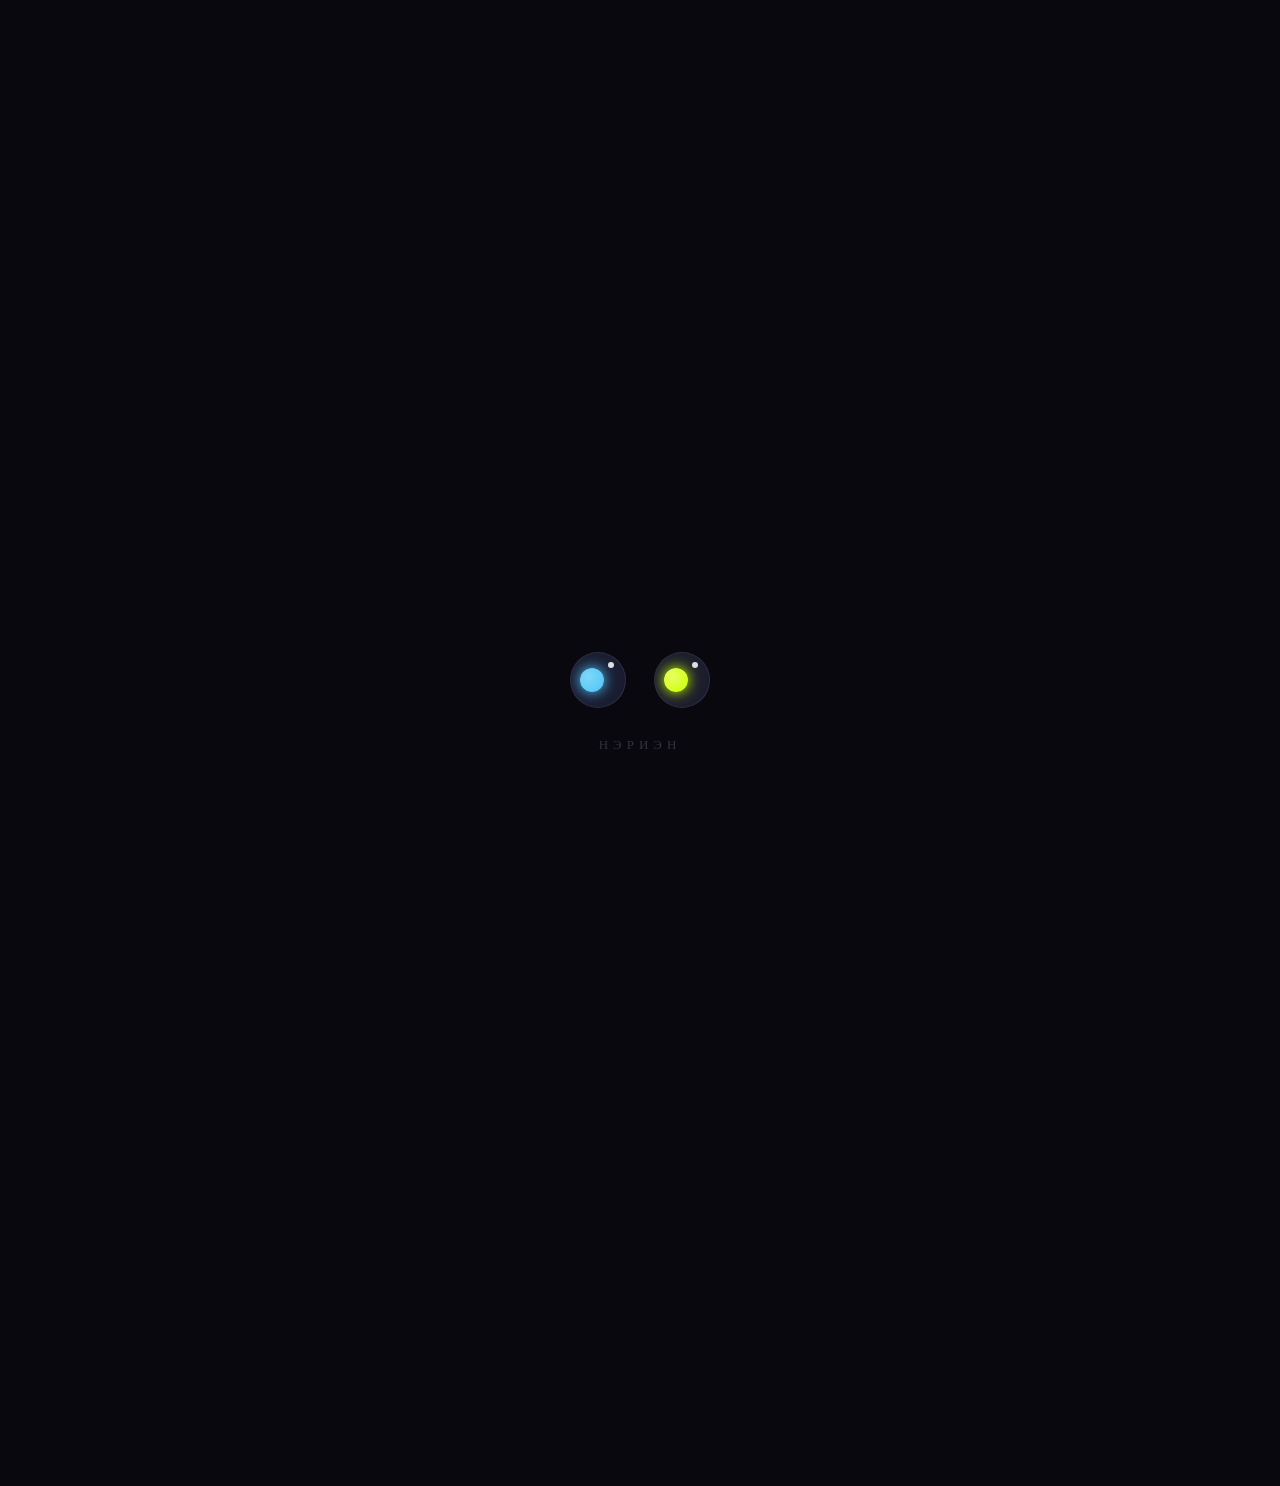
<file: docs/games.html>
<!DOCTYPE html>
<html lang="ru">
<head>
  <meta charset="UTF-8">
  <meta name="viewport" content="width=device-width, initial-scale=1.0">
  <title>Игры — Нэриэн</title>
  <link rel="stylesheet" href="style.css">
  <link rel="stylesheet" href="games.css">
</head>
<body>

<!-- Мобильное меню -->
<div class="mobile-overlay" id="mobile-overlay"></div>
<div class="mobile-menu" id="mobile-menu">
  <a href="index.html">Главная</a>
  <a href="schedule.html">Расписание</a>
  <a href="games.html">Игры</a>
  <a href="lore.html">???</a>
  <a href="support.html">Поддержать</a>
  <div class="mobile-live"><span class="live-dot"></span>Offline</div>
</div>

<div class="bg-layer">
  <div class="bg-grid"></div>
  <div class="bg-orb1"></div>
  <div class="bg-orb2"></div>
</div>

<nav>
  <div class="logo"><a href="index.html">Нэриэн <span>// Nerien</span></a></div>
  <div class="nav-links">
    <a href="index.html">Главная</a>
    <a href="schedule.html">Расписание</a>
    <a href="games.html" class="active">Игры</a>
    <a href="lore.html">???</a>
    <a href="support.html">Поддержать</a>
  </div>
  <div class="nav-right">
    <div class="nav-live"><span class="live-dot"></span>Offline</div>
    <a class="discord-link" href="https://discord.gg/pg3RjyVv" target="_blank" title="Discord">dc</a>
    <button class="burger" id="burger" aria-label="Меню"><span></span><span></span><span></span></button>
    <button class="theme-toggle" id="theme-toggle" title="Сменить тему">
      <div class="toggle-icons"><span>🌙</span><span>☀️</span></div>
    </button>
  </div>
</nav>

<main class="page-main">
  <div class="page-header">
    <div class="hero-eyebrow">Нэриэн</div>
    <h1 class="page-title">И<span class="accent">гры</span></h1>
    <p class="page-sub">Во что играл, играю и ещё собираюсь.</p>
  </div>

  <div class="games-sections" id="games-sections">
    <!-- Генерируется из JS -->
  </div>
</main>

<footer>
  <div class="f-copy">© 2026 Nerien</div>
  <div class="f-sig">✦ DROW VTUBER ✦</div>
</footer>

<script src="script.js"></script>
<script src="games.js"></script>
</body>
</html>
</file>
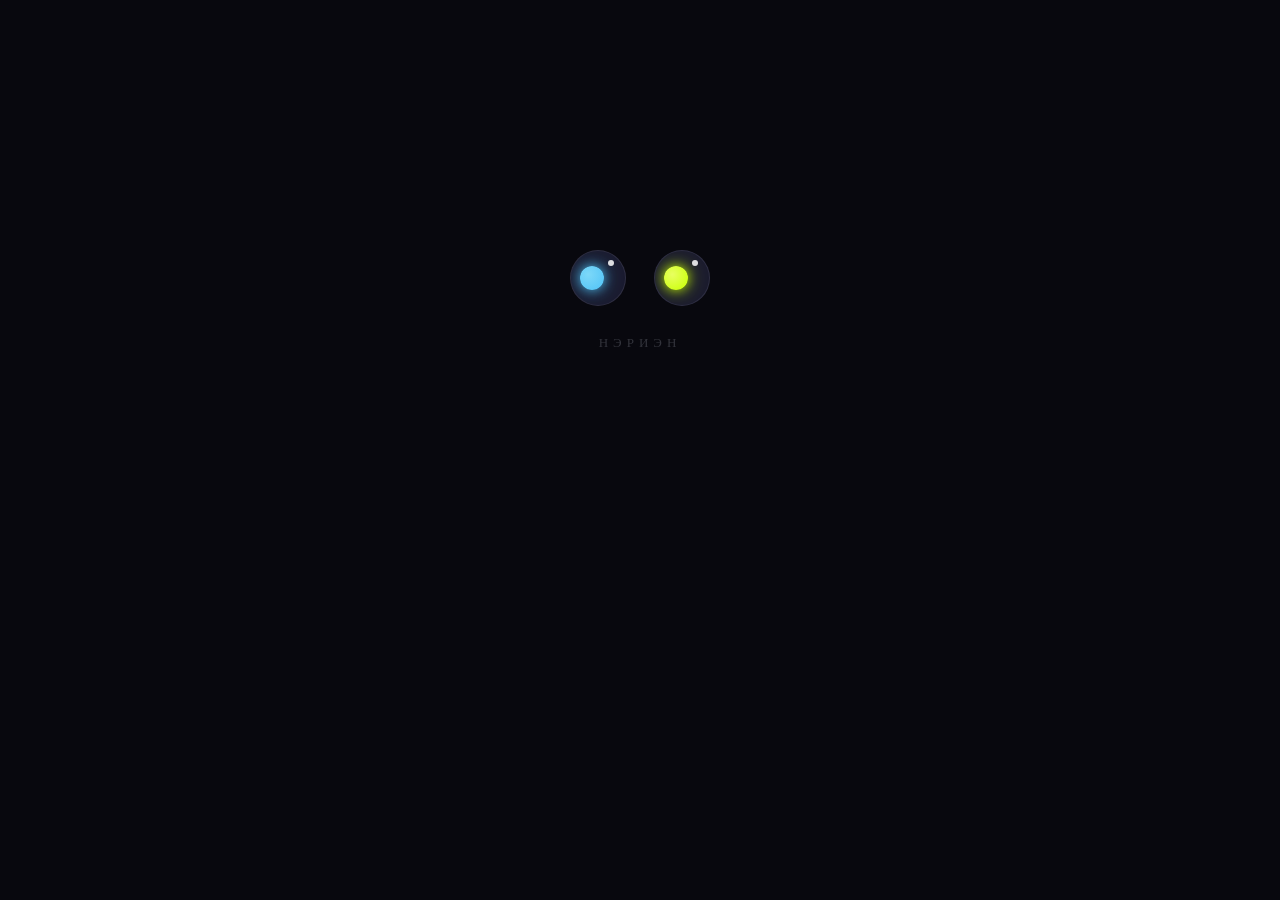
<file: docs/schedule.html>
<!DOCTYPE html>
<html lang="ru">
<head>
  <meta charset="UTF-8">
  <meta name="viewport" content="width=device-width, initial-scale=1.0">
  <title>Расписание — Нэриэн</title>
  <link rel="stylesheet" href="style.css">
  <link rel="stylesheet" href="schedule.css">
</head>
<body>

<!-- Мобильное меню -->
<div class="mobile-overlay" id="mobile-overlay"></div>
<div class="mobile-menu" id="mobile-menu">
  <a href="index.html">Главная</a>
  <a href="schedule.html">Расписание</a>
  <a href="games.html">Игры</a>
  <a href="lore.html">???</a>
  <a href="support.html">Поддержать</a>
  <div class="mobile-live"><span class="live-dot"></span>Offline</div>
</div>

<div class="bg-layer">
  <div class="bg-grid"></div>
  <div class="bg-orb1"></div>
  <div class="bg-orb2"></div>
</div>

<nav>
  <div class="logo"><a href="index.html">Нэриэн <span>// Nerien</span></a></div>
  <div class="nav-links">
    <a href="index.html">Главная</a>
    <a href="schedule.html" class="active">Расписание</a>
    <a href="games.html">Игры</a>
    <a href="lore.html">???</a>
    <a href="support.html">Поддержать</a>
  </div>
  <div class="nav-right">
    <div class="nav-live"><span class="live-dot"></span>Offline</div>
    <a class="discord-link" href="https://discord.gg/pg3RjyVv" target="_blank" title="Discord">dc</a>
    <button class="burger" id="burger" aria-label="Меню"><span></span><span></span><span></span></button>
    <button class="theme-toggle" id="theme-toggle" title="Сменить тему">
      <div class="toggle-icons"><span>🌙</span><span>☀️</span></div>
    </button>
  </div>
</nav>

<main class="page-main">
  <div class="page-header">
    <div class="hero-eyebrow">Нэриэн</div>
    <h1 class="page-title">Рас<span class="accent">писание</span></h1>
    <p class="page-sub">Стримы появляются когда захочется — но вот примерный ориентир.<br>Следи за анонсами в <a href="https://twitch.tv/fft_lumi" target="_blank" class="inline-link">Twitch</a>.</p>
  </div>

  <div class="schedule-wrap">
    <div class="schedule-grid" id="schedule-grid">
      <!-- Генерируется из JS — редактируй SCHEDULE в script.js -->
    </div>

    <div class="schedule-note">
      <span class="note-icon">✦</span>
      <span id="schedule-note-text"></span>
    </div>
  </div>
</main>

<footer>
  <div class="f-copy">© 2026 Nerien</div>
  <div class="f-sig">✦ DROW VTUBER ✦</div>
</footer>

<script src="script.js"></script>
<script src="schedule.js"></script>
</body>
</html>
</file>
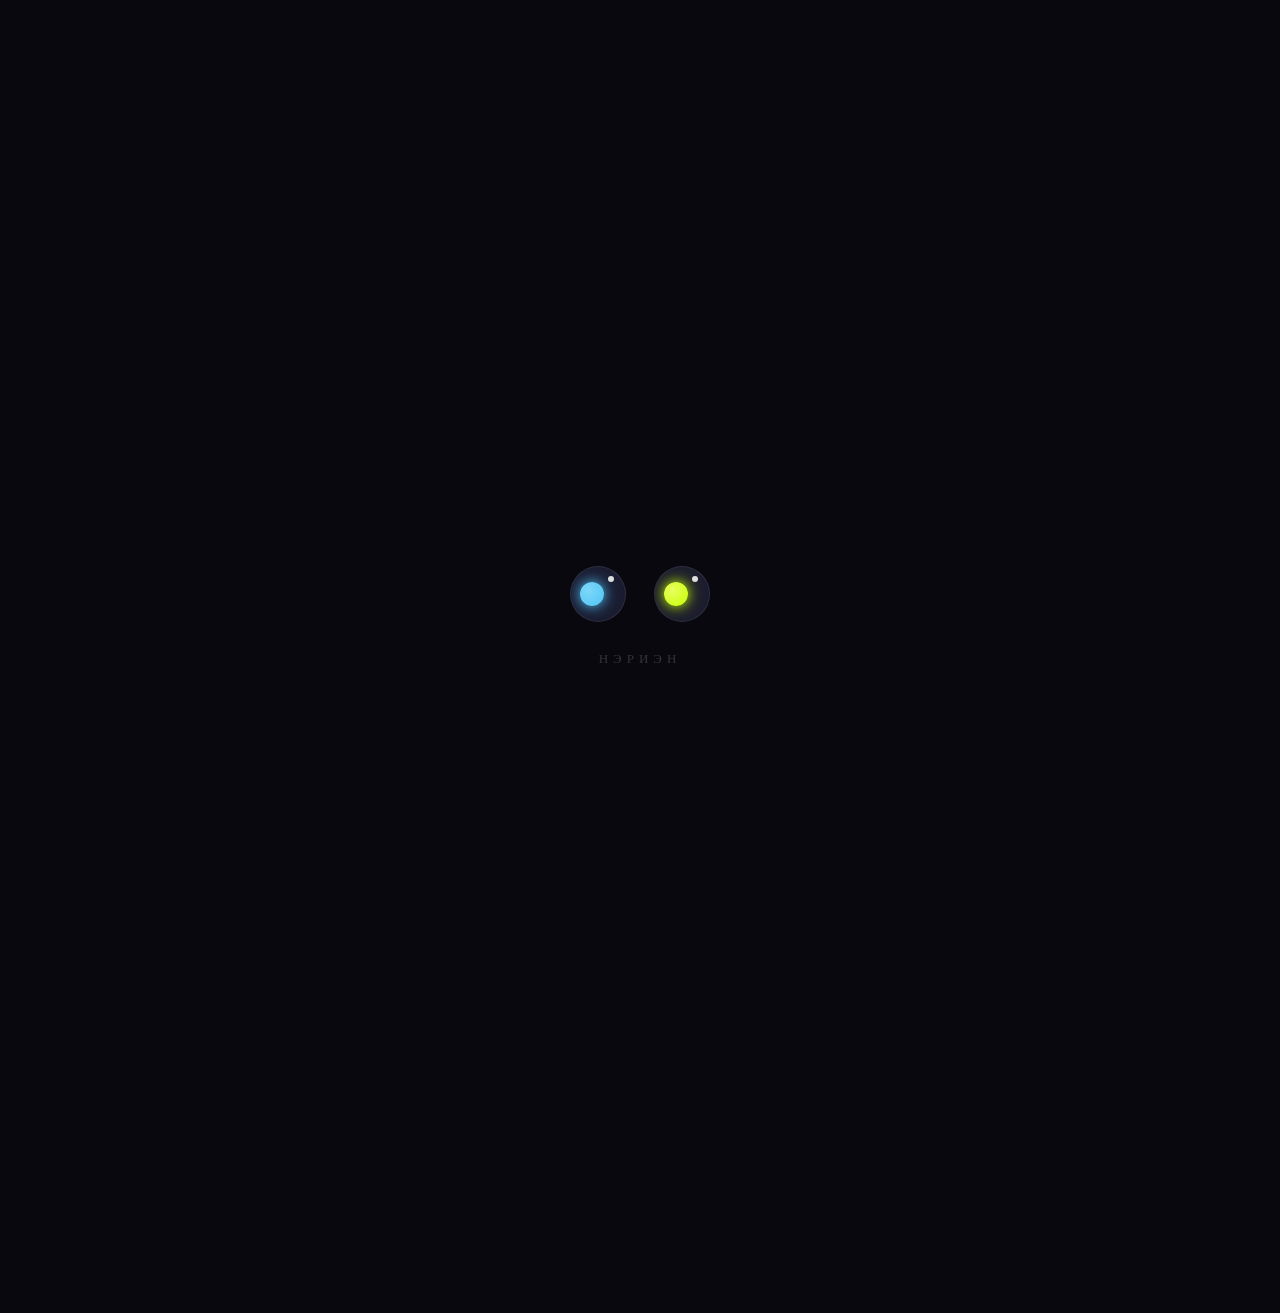
<file: docs/support.html>
<!DOCTYPE html>
<html lang="ru">
<head>
  <meta charset="UTF-8">
  <meta name="viewport" content="width=device-width, initial-scale=1.0">
  <title>Поддержать — Нэриэн</title>
  <link rel="stylesheet" href="style.css">
  <link rel="stylesheet" href="support.css">
</head>
<body>

<!-- Мобильное меню -->
<div class="mobile-overlay" id="mobile-overlay"></div>
<div class="mobile-menu" id="mobile-menu">
  <a href="index.html">Главная</a>
  <a href="schedule.html">Расписание</a>
  <a href="games.html">Игры</a>
  <a href="lore.html">???</a>
  <a href="support.html">Поддержать</a>
  <div class="mobile-live"><span class="live-dot"></span>Offline</div>
</div>

<div class="bg-layer">
  <div class="bg-grid"></div>
  <div class="bg-orb1"></div>
  <div class="bg-orb2"></div>
</div>

<nav>
  <div class="logo"><a href="index.html">Нэриэн <span>// Nerian</span></a></div>
  <div class="nav-links">
    <a href="index.html">Главная</a>
    <a href="schedule.html">Расписание</a>
    <a href="games.html">Игры</a>
    <a href="lore.html">???</a>
    <a href="support.html" class="active">Поддержать</a>
  </div>
  <div class="nav-right">
    <div class="nav-live"><span class="live-dot"></span>Offline</div>
    <a class="discord-link" href="https://discord.gg/pg3RjyVv" target="_blank" title="Discord">dc</a>
    <button class="burger" id="burger" aria-label="Меню"><span></span><span></span><span></span></button>
    <button class="theme-toggle" id="theme-toggle" title="Сменить тему">
      <div class="toggle-icons"><span>🌙</span><span>☀️</span></div>
    </button>
  </div>
</nav>

<main class="page-main">

  <div class="support-layout">

    <div class="support-left">
      <div class="hero-eyebrow">Нэриэн</div>
      <h1 class="page-title">Под<span class="accent">держать</span></h1>
      <p class="support-desc">
        Стримы делаются ради удовольствия — твоего и моего.<br>
        Если хочется сказать спасибо — это всегда приятно и совсем не обязательно.
      </p>
      <p class="support-desc muted">
        Каждый донат и просто присутствие на стриме — уже поддержка. ✦
      </p>

      <!-- Donation Alerts -->
      <div class="support-card primary">
        <div class="card-icon da-icon">◈</div>
        <div class="card-body">
          <div class="card-title">Donation Alerts</div>
          <div class="card-desc">Разовый донат напрямую во время стрима или в любое время.</div>
          <!-- 👇 ЗАМЕНИ ссылку на свою -->
          <a class="card-btn" href="https://www.donationalerts.com/r/essenwald" target="_blank">
            Задонатить ✦
          </a>
        </div>
      </div>

      <!-- DaLink — донат вне стримов -->
      <div class="support-card secondary">
        <div class="card-icon dalink-icon">✦</div>
        <div class="card-body">
          <div class="card-title">DaLink — вне стримов</div>
          <div class="card-desc">Хочешь поддержать когда стрима нет — вот ссылка.</div>
          <a class="card-btn dalink-btn" href="https://dalink.to/essenwald" target="_blank">
            Задонатить
          </a>
        </div>
      </div>

      <!-- Фоллов на Twitch -->
      <div class="support-card secondary">
        <div class="card-icon twitch-icon">▶</div>
        <div class="card-body">
          <div class="card-title">Фоллов на Twitch</div>
          <div class="card-desc">Бесплатно и очень приятно. Нажми Follow — и будешь знать когда я в эфире.</div>
          <!-- 👇 ЗАМЕНИ ссылку на свою -->
          <a class="card-btn secondary-btn" href="https://twitch.tv/fft_lumi" target="_blank">
            Зафолловить
          </a>
        </div>
      </div>

      <!-- Steam вишлист -->
      <div class="support-card secondary">
        <div class="card-icon steam-icon">◉</div>
        <div class="card-body">
          <div class="card-title">Steam — вишлист</div>
          <div class="card-desc">Хочешь подарить игру? Вот мой вишлист — буду стримить с удовольствием.</div>
          <!-- 👇 ЗАМЕНИ ссылку на свой вишлист в Steam -->
          <a class="card-btn steam-btn" href="https://store.steampowered.com/wishlist/id/ВАШ_НИК" target="_blank">
            Открыть вишлист
          </a>
        </div>
      </div>

      <div class="support-note">
        <span class="note-icon">☽</span>
        Донаты идут на развитие стрима — оборудование, оверлеи, новые игры.<br>
        Чарджбэки расстраивают. Донать только если уверен.
      </div>
    </div>

    <div class="support-right">
      <div class="ways-label">Другие способы поддержать</div>

      <div class="ways-list">
        <div class="way-item">
          <div class="way-icon">♪</div>
          <div class="way-body">
            <div class="way-title">Поделись клипом</div>
            <div class="way-desc">Если было смешно или интересно — скинь кому-нибудь.</div>
          </div>
        </div>
        <div class="way-item">
          <div class="way-icon">✦</div>
          <div class="way-body">
            <div class="way-title">Просто приходи</div>
            <div class="way-desc">Активный чат и живые зрители — лучшая поддержка.</div>
          </div>
        </div>
        <div class="way-item">
          <div class="way-icon">◎</div>
          <div class="way-body">
            <div class="way-title">Фан-арт</div>
            <div class="way-desc">Нарисовал что-то — кидай в дискорд или тэгай в соцсетях.</div>
          </div>
        </div>
        <div class="way-item">
          <div class="way-icon">★</div>
          <div class="way-body">
            <div class="way-title">Расскажи другу</div>
            <div class="way-desc">Сарафанное радио работает лучше любой рекламы.</div>
          </div>
        </div>
      </div>

      <div class="socials-block">
        <div class="socials-label">Соцсети</div>
        <div class="socials-row">
          <!-- 👇 ЗАМЕНИ ссылки -->
          <a class="social-pill" href="https://t.me/essenWald27" target="_blank">Telegram</a>
          <a class="social-pill discord-pill" href="https://discord.gg/pg3RjyVv" target="_blank">Discord</a>
          <a class="social-pill" href="https://twitch.tv/fft_lumi" target="_blank">Twitch</a>
          <a class="social-pill" href="https://tiktok.com/@essenwald27" target="_blank">TikTok</a>
          <a class="social-pill" href="https://youtube.com/@essenwaldwaethdeltar" target="_blank">YouTube</a>
        </div>
      </div>
    </div>

  </div>
</main>

<footer>
  <div class="f-copy">© 2026 Nerian</div>
  <div class="f-sig">✦ DROW VTUBER ✦</div>
</footer>

<script src="script.js"></script>
</body>
</html>
</file>
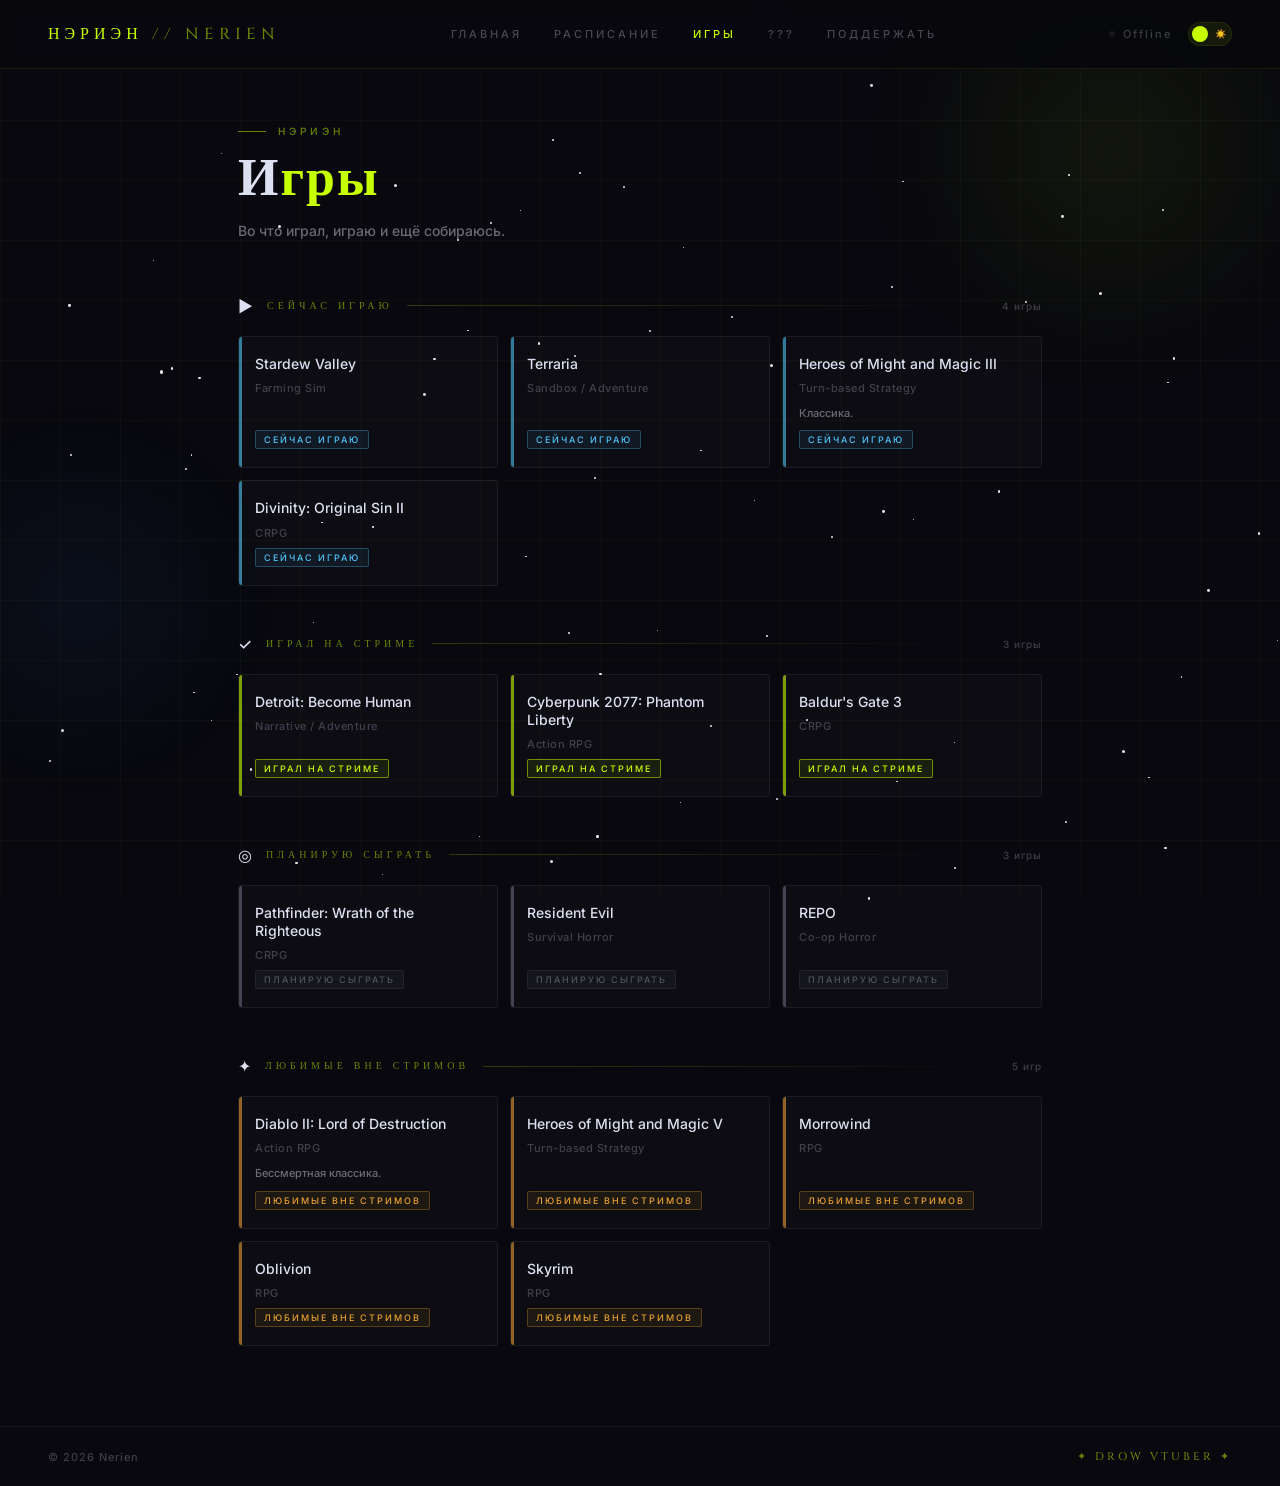
<file: HTML/games.html>
<!DOCTYPE html>
<html lang="ru">
<head>
  <meta charset="UTF-8">
  <meta name="viewport" content="width=device-width, initial-scale=1.0">
  <title>Игры — Нэриэн</title>
  <link rel="stylesheet" href="../CSS/style.css">
  <link rel="stylesheet" href="../CSS/games.css">
</head>
<body>

<div class="bg-layer">
  <div class="bg-grid"></div>
  <div class="bg-orb1"></div>
  <div class="bg-orb2"></div>
</div>

<nav>
  <div class="logo"><a href="index.html">Нэриэн <span>// Nerien</span></a></div>
  <div class="nav-links">
    <a href="index.html">Главная</a>
    <a href="schedule.html">Расписание</a>
    <a href="games.html" class="active">Игры</a>
    <a href="lore.html">???</a>
    <a href="support.html">Поддержать</a>
  </div>
  <div class="nav-right">
    <div class="nav-live"><span class="live-dot"></span>Offline</div>
    <button class="theme-toggle" id="theme-toggle" title="Сменить тему">
      <div class="toggle-icons"><span>🌙</span><span>☀️</span></div>
    </button>
  </div>
</nav>

<main class="page-main">
  <div class="page-header">
    <div class="hero-eyebrow">Нэриэн</div>
    <h1 class="page-title">И<span class="accent">гры</span></h1>
    <p class="page-sub">Во что играл, играю и ещё собираюсь.</p>
  </div>

  <div class="games-sections" id="games-sections">
    <!-- Генерируется из JS -->
  </div>
</main>

<footer>
  <div class="f-copy">© 2026 Nerien</div>
  <div class="f-sig">✦ DROW VTUBER ✦</div>
</footer>

<script src="../JS/script.js"></script>
<script src="../JS/games.js"></script>
</body>
</html>
</file>
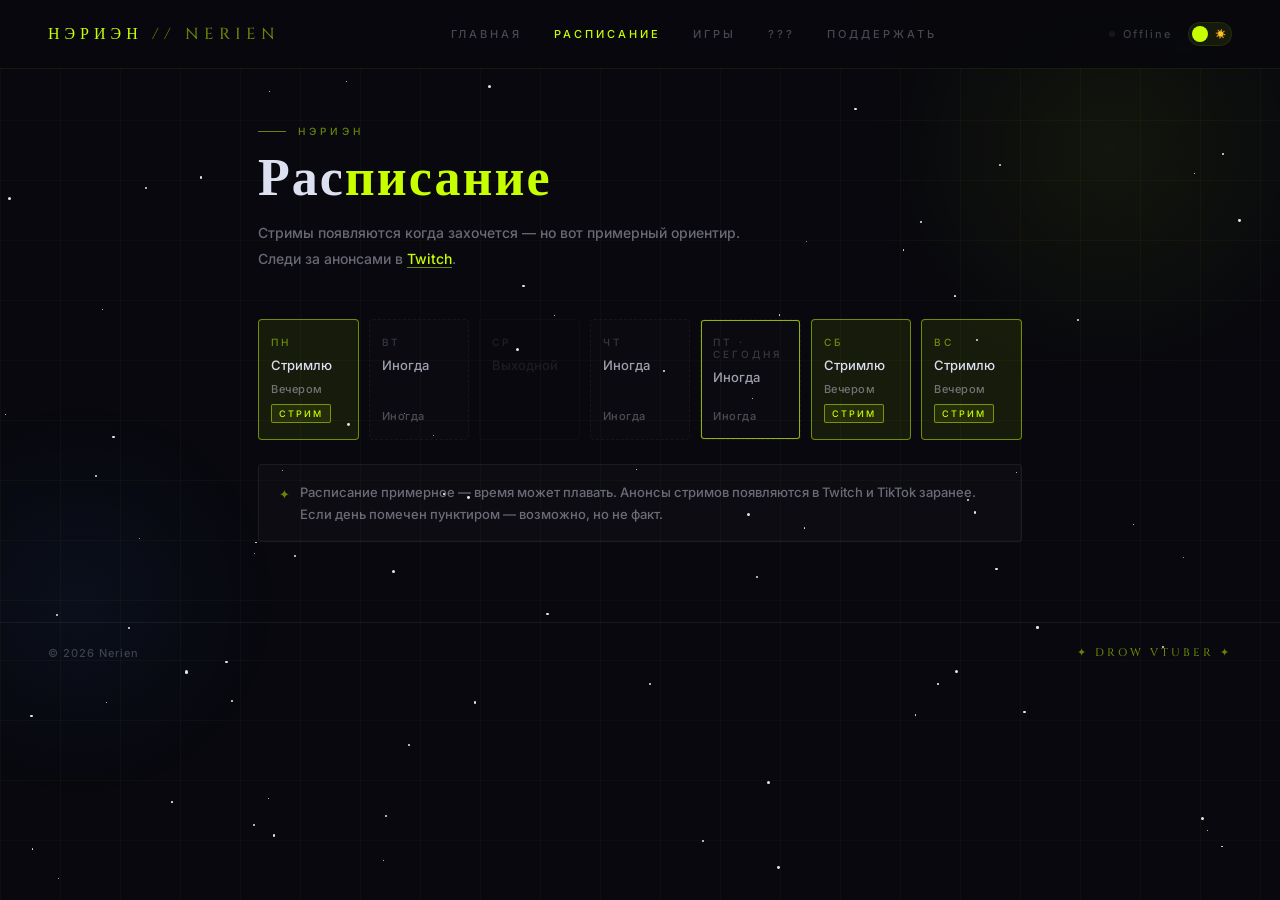
<file: HTML/schedule.html>
<!DOCTYPE html>
<html lang="ru">
<head>
  <meta charset="UTF-8">
  <meta name="viewport" content="width=device-width, initial-scale=1.0">
  <title>Расписание — Нэриэн</title>
  <link rel="stylesheet" href="../CSS/style.css">
  <link rel="stylesheet" href="../CSS/schedule.css">
</head>
<body>

<div class="bg-layer">
  <div class="bg-grid"></div>
  <div class="bg-orb1"></div>
  <div class="bg-orb2"></div>
</div>

<nav>
  <div class="logo"><a href="index.html">Нэриэн <span>// Nerien</span></a></div>
  <div class="nav-links">
    <a href="index.html">Главная</a>
    <a href="schedule.html" class="active">Расписание</a>
    <a href="games.html">Игры</a>
    <a href="lore.html">???</a>
    <a href="support.html">Поддержать</a>
  </div>
  <div class="nav-right">
    <div class="nav-live"><span class="live-dot"></span>Offline</div>
    <button class="theme-toggle" id="theme-toggle" title="Сменить тему">
      <div class="toggle-icons"><span>🌙</span><span>☀️</span></div>
    </button>
  </div>
</nav>

<main class="page-main">
  <div class="page-header">
    <div class="hero-eyebrow">Нэриэн</div>
    <h1 class="page-title">Рас<span class="accent">писание</span></h1>
    <p class="page-sub">Стримы появляются когда захочется — но вот примерный ориентир.<br>Следи за анонсами в <a href="https://twitch.tv/fft_lumi" target="_blank" class="inline-link">Twitch</a>.</p>
  </div>

  <div class="schedule-wrap">
    <div class="schedule-grid" id="schedule-grid">
      <!-- Генерируется из JS — редактируй SCHEDULE в script.js -->
    </div>

    <div class="schedule-note">
      <span class="note-icon">✦</span>
      <span id="schedule-note-text"></span>
    </div>
  </div>
</main>

<footer>
  <div class="f-copy">© 2026 Nerien</div>
  <div class="f-sig">✦ DROW VTUBER ✦</div>
</footer>

<script src="../JS/script.js"></script>
<script src="../JS/schedule.js"></script>
</body>
</html>
</file>
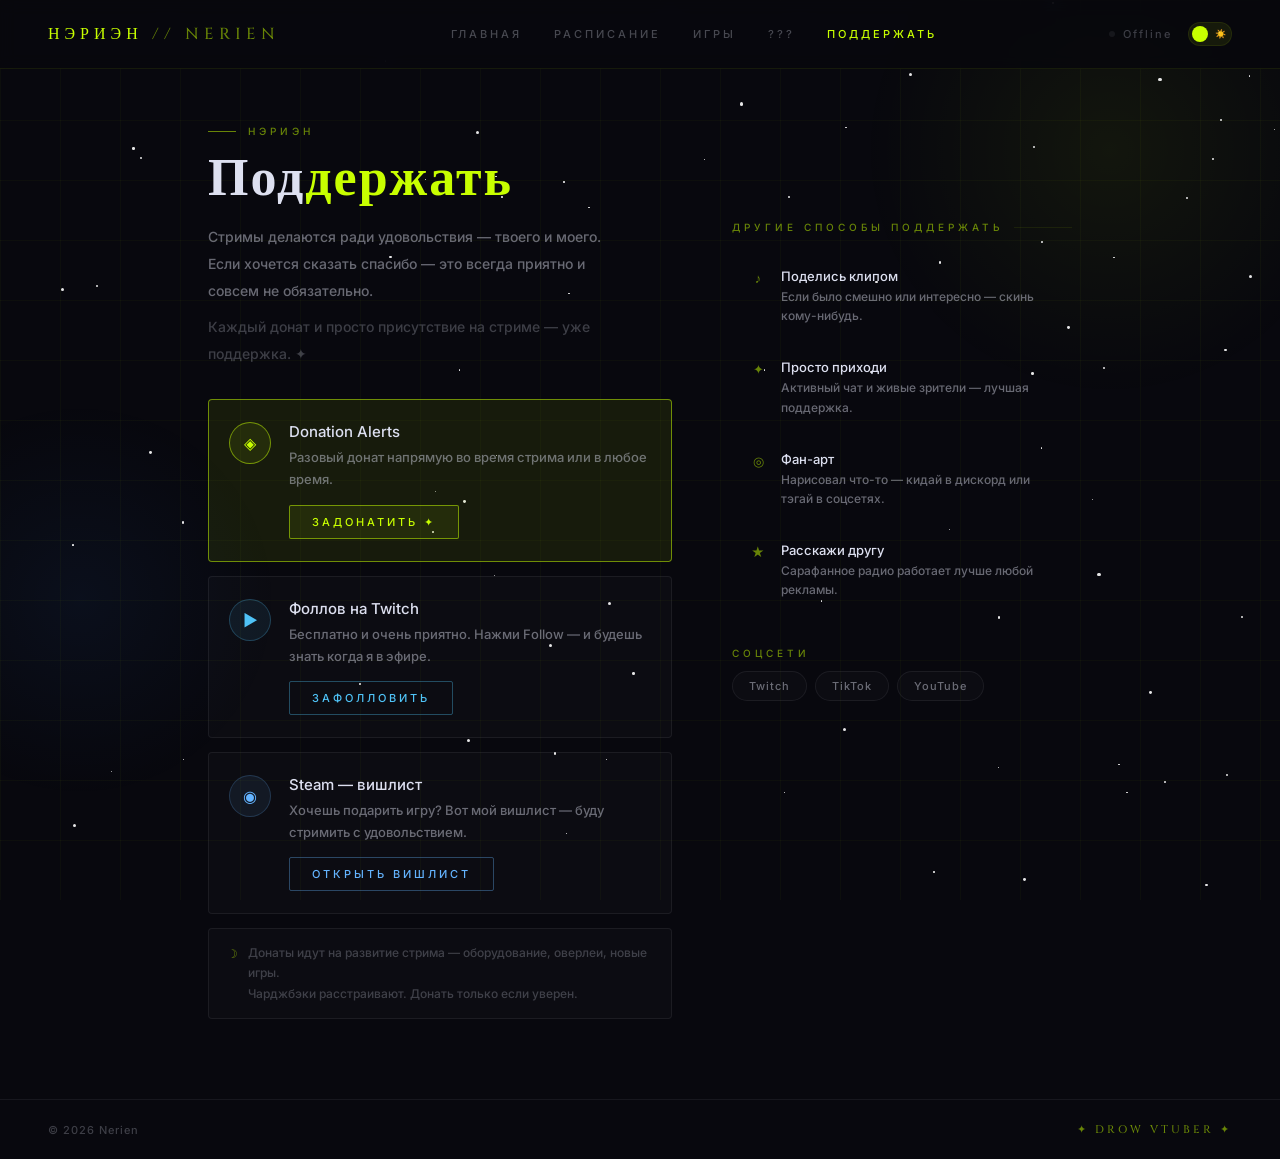
<file: HTML/support.html>
<!DOCTYPE html>
<html lang="ru">
<head>
  <meta charset="UTF-8">
  <meta name="viewport" content="width=device-width, initial-scale=1.0">
  <title>Поддержать — Нэриэн</title>
  <link rel="stylesheet" href="../CSS/style.css">
  <link rel="stylesheet" href="../CSS/support.css">
</head>
<body>

<div class="bg-layer">
  <div class="bg-grid"></div>
  <div class="bg-orb1"></div>
  <div class="bg-orb2"></div>
</div>

<nav>
  <div class="logo"><a href="index.html">Нэриэн <span>// Nerien</span></a></div>
  <div class="nav-links">
    <a href="index.html">Главная</a>
    <a href="schedule.html">Расписание</a>
    <a href="games.html">Игры</a>
    <a href="lore.html">???</a>
    <a href="support.html" class="active">Поддержать</a>
  </div>
  <div class="nav-right">
    <div class="nav-live"><span class="live-dot"></span>Offline</div>
    <button class="theme-toggle" id="theme-toggle" title="Сменить тему">
      <div class="toggle-icons"><span>🌙</span><span>☀️</span></div>
    </button>
  </div>
</nav>

<main class="page-main">

  <div class="support-layout">

    <div class="support-left">
      <div class="hero-eyebrow">Нэриэн</div>
      <h1 class="page-title">Под<span class="accent">держать</span></h1>
      <p class="support-desc">
        Стримы делаются ради удовольствия — твоего и моего.<br>
        Если хочется сказать спасибо — это всегда приятно и совсем не обязательно.
      </p>
      <p class="support-desc muted">
        Каждый донат и просто присутствие на стриме — уже поддержка. ✦
      </p>

      <!-- Donation Alerts -->
      <div class="support-card primary">
        <div class="card-icon da-icon">◈</div>
        <div class="card-body">
          <div class="card-title">Donation Alerts</div>
          <div class="card-desc">Разовый донат напрямую во время стрима или в любое время.</div>
          <!-- 👇 ЗАМЕНИ ссылку на свою -->
          <a class="card-btn" href="https://www.donationalerts.com/r/essenwald" target="_blank">
            Задонатить ✦
          </a>
        </div>
      </div>

      <!-- Фоллов на Twitch -->
      <div class="support-card secondary">
        <div class="card-icon twitch-icon">▶</div>
        <div class="card-body">
          <div class="card-title">Фоллов на Twitch</div>
          <div class="card-desc">Бесплатно и очень приятно. Нажми Follow — и будешь знать когда я в эфире.</div>
          <!-- 👇 ЗАМЕНИ ссылку на свою -->
          <a class="card-btn secondary-btn" href="https://twitch.tv/fft_lumi" target="_blank">
            Зафолловить
          </a>
        </div>
      </div>

      <!-- Steam вишлист -->
      <div class="support-card secondary">
        <div class="card-icon steam-icon">◉</div>
        <div class="card-body">
          <div class="card-title">Steam — вишлист</div>
          <div class="card-desc">Хочешь подарить игру? Вот мой вишлист — буду стримить с удовольствием.</div>
          <!-- 👇 ЗАМЕНИ ссылку на свой вишлист в Steam -->
          <a class="card-btn steam-btn" href="https://store.steampowered.com/wishlist/profiles/76561199724620114/" target="_blank">
            Открыть вишлист
          </a>
        </div>
      </div>

      <div class="support-note">
        <span class="note-icon">☽</span>
        Донаты идут на развитие стрима — оборудование, оверлеи, новые игры.<br>
        Чарджбэки расстраивают. Донать только если уверен.
      </div>
    </div>

    <div class="support-right">
      <div class="ways-label">Другие способы поддержать</div>

      <div class="ways-list">
        <div class="way-item">
          <div class="way-icon">♪</div>
          <div class="way-body">
            <div class="way-title">Поделись клипом</div>
            <div class="way-desc">Если было смешно или интересно — скинь кому-нибудь.</div>
          </div>
        </div>
        <div class="way-item">
          <div class="way-icon">✦</div>
          <div class="way-body">
            <div class="way-title">Просто приходи</div>
            <div class="way-desc">Активный чат и живые зрители — лучшая поддержка.</div>
          </div>
        </div>
        <div class="way-item">
          <div class="way-icon">◎</div>
          <div class="way-body">
            <div class="way-title">Фан-арт</div>
            <div class="way-desc">Нарисовал что-то — кидай в дискорд или тэгай в соцсетях.</div>
          </div>
        </div>
        <div class="way-item">
          <div class="way-icon">★</div>
          <div class="way-body">
            <div class="way-title">Расскажи другу</div>
            <div class="way-desc">Сарафанное радио работает лучше любой рекламы.</div>
          </div>
        </div>
      </div>

      <div class="socials-block">
        <div class="socials-label">Соцсети</div>
        <div class="socials-row">
          <!-- 👇 ЗАМЕНИ ссылки -->
          <a class="social-pill" href="https://twitch.tv/fft_lumi" target="_blank">Twitch</a>
          <a class="social-pill" href="https://tiktok.com/@essenwald27" target="_blank">TikTok</a>
          <a class="social-pill" href="https://youtube.com/@essenwaldwaethdeltar" target="_blank">YouTube</a>
        </div>
      </div>
    </div>

  </div>
</main>

<footer>
  <div class="f-copy">© 2026 Nerien</div>
  <div class="f-sig">✦ DROW VTUBER ✦</div>
</footer>

<script src="../JS/script.js"></script>
</body>
</html>
</file>
<file: docs/style.css>
@import url('https://fonts.googleapis.com/css2?family=Cinzel:wght@400;600;700&family=Inter:wght@300;400;500&display=swap');

* {
    margin: 0;
    padding: 0;
    box-sizing: border-box;
}

body {
    font-family: 'Inter', sans-serif;
    font-weight: 500;
    overflow-x: hidden;
    transition: background .4s, color .4s;
}

html {
    overflow-x: hidden;
}

/* ===================== ТЁМНАЯ ТЕМА (по умолчанию) ===================== */
body.dark {
    background: #08080e;
    color: #dde0f0;
    --accent: #c8ff00;
    --accent-dim: rgba(200, 255, 0, 0.5);
    --accent-bg: rgba(200, 255, 0, 0.08);
    --accent-border: rgba(200, 255, 0, 0.5);
    --accent-orb: rgba(200, 255, 0, 0.06);
    --blue: rgba(100, 180, 255, 0.8);
    --blue-orb: rgba(60, 140, 255, 0.06);
    --text-primary: #dde0f0;
    --text-muted: rgba(221, 224, 240, 0.45);
    --text-faint: rgba(221, 224, 240, 0.25);
    --text-label: rgba(221, 224, 240, 0.3);
    --border: rgba(221, 224, 240, 0.07);
    --border-nav: rgba(200, 255, 0, 0.08);
    --card-bg: rgba(255, 255, 255, 0.02);
    --card-hover: rgba(255, 255, 255, 0.04);
    --surface: #08080e;
    --nav-bg: rgba(8, 8, 14, 0.85);
    --grid-color: rgba(200, 255, 0, 0.03);
    --dust-color: rgba(255, 255, 255, 0.9);
    --placeholder-border: rgba(200, 255, 0, 0.2);
    --placeholder-bg: rgba(200, 255, 0, 0.02);
    --placeholder-text: rgba(200, 255, 0, 0.3);
    --stat-track: rgba(221, 224, 240, 0.06);
    --stat1: linear-gradient(90deg, #c8ff00, #a0d000);
    --stat2: linear-gradient(90deg, #4fc3f7, #2096c8);
    --stat3: linear-gradient(90deg, #c8ff00, #4fc3f7);
    --stat4: linear-gradient(90deg, rgba(221, 224, 240, 0.3), rgba(221, 224, 240, 0.1));
    --glow: rgba(200, 255, 0, 0.12);
    --glow2: rgba(200, 255, 0, 0.25);
    --shadow: none;
}

/* ===================== СВЕТЛАЯ ТЕМА ===================== */
body.light {
    background: #f0ede6;
    color: #1a1a2e;
    --accent: #7a5c1e;
    --accent-dim: rgba(122, 92, 30, 0.55);
    --accent-bg: rgba(122, 92, 30, 0.08);
    --accent-border: rgba(122, 92, 30, 0.45);
    --accent-orb: rgba(180, 140, 60, 0.1);
    --blue: rgba(80, 120, 200, 0.8);
    --blue-orb: rgba(80, 120, 200, 0.08);
    --text-primary: #1a1a2e;
    --text-muted: rgba(26, 26, 46, 0.5);
    --text-faint: rgba(26, 26, 46, 0.25);
    --text-label: rgba(26, 26, 46, 0.3);
    --border: rgba(26, 26, 46, 0.08);
    --border-nav: rgba(100, 70, 20, 0.1);
    --card-bg: rgba(255, 255, 255, 0.5);
    --card-hover: rgba(255, 255, 255, 0.9);
    --surface: #f0ede6;
    --nav-bg: rgba(240, 237, 230, 0.85);
    --grid-color: rgba(100, 70, 20, 0.05);
    --dust-color: rgba(160, 120, 40, 0.35);
    --placeholder-border: rgba(122, 92, 30, 0.25);
    --placeholder-bg: rgba(122, 92, 30, 0.03);
    --placeholder-text: rgba(122, 92, 30, 0.4);
    --stat-track: rgba(26, 26, 46, 0.07);
    --stat1: linear-gradient(90deg, #b8922a, #8a6e1e);
    --stat2: linear-gradient(90deg, #5078c8, #3a5aa0);
    --stat3: linear-gradient(90deg, #b8922a, #5078c8);
    --stat4: linear-gradient(90deg, rgba(26, 26, 46, 0.25), rgba(26, 26, 46, 0.1));
    --glow: rgba(180, 140, 60, 0.15);
    --glow2: rgba(180, 140, 60, 0.3);
    --shadow: 0 8px 24px rgba(0, 0, 0, 0.06);
}

/* ===================== BACKGROUND ===================== */
.bg-layer {
    position: fixed;
    inset: 0;
    pointer-events: none;
    overflow: hidden;
    z-index: 0;
}

.bg-grid {
    position: absolute;
    inset: 0;
    background-image: linear-gradient(var(--grid-color) 1px, transparent 1px),
    linear-gradient(90deg, var(--grid-color) 1px, transparent 1px);
    background-size: 60px 60px;
}

.bg-orb1 {
    position: absolute;
    top: -100px;
    right: -80px;
    width: 500px;
    height: 500px;
    border-radius: 50%;
    background: radial-gradient(circle, var(--accent-orb) 0%, transparent 70%);
}

.bg-orb2 {
    position: absolute;
    bottom: 100px;
    left: -120px;
    width: 400px;
    height: 400px;
    border-radius: 50%;
    background: radial-gradient(circle, var(--blue-orb) 0%, transparent 70%);
}

.particle {
    position: absolute;
    border-radius: 50%;
    background: var(--dust-color);
    animation: tw var(--d) ease-in-out infinite alternate;
}

@keyframes tw {
    from {
        opacity: .05;
    }
    to {
        opacity: .65;
    }
}

/* ===================== THEME TOGGLE ===================== */
.theme-toggle {
    width: 44px;
    height: 24px;
    border-radius: 12px;
    border: 1px solid var(--border-nav);
    background: var(--accent-bg);
    cursor: pointer;
    position: relative;
    transition: background .3s, border-color .3s;
    flex-shrink: 0;
}

.theme-toggle::after {
    content: '';
    position: absolute;
    top: 3px;
    left: 3px;
    width: 16px;
    height: 16px;
    border-radius: 50%;
    background: var(--accent);
    transition: transform .3s, background .3s;
}

body.light .theme-toggle::after {
    transform: translateX(20px);
}

.toggle-icons {
    position: absolute;
    inset: 0;
    display: flex;
    align-items: center;
    justify-content: space-between;
    padding: 0 5px;
    font-size: 9px;
    pointer-events: none;
}

/* ===================== NAV ===================== */
nav {
    position: relative;
    z-index: 10;
    display: flex;
    justify-content: space-between;
    align-items: center;
    padding: 22px 48px;
    border-bottom: 1px solid var(--border-nav);
    background: var(--nav-bg);
    backdrop-filter: blur(8px);
}

.logo {
    font-family: 'Cinzel', serif;
    font-size: 16px;
    letter-spacing: 5px;
    color: var(--accent);
    text-transform: uppercase;
}

.logo span {
    color: var(--accent-dim);
}

.nav-links {
    display: flex;
    gap: 32px;
}

.nav-links a {
    font-size: 11px;
    color: var(--text-label);
    text-decoration: none;
    letter-spacing: 3px;
    text-transform: uppercase;
    transition: color .2s;
    cursor: pointer;
}

.nav-links a:hover {
    color: var(--accent);
}

.nav-right {
    display: flex;
    align-items: center;
    gap: 16px;
}

.nav-live {
    display: flex;
    align-items: center;
    gap: 8px;
    font-size: 11px;
    color: var(--text-faint);
    letter-spacing: 2px;
}

.live-dot {
    width: 6px;
    height: 6px;
    border-radius: 50%;
    background: var(--border);
}

.live-dot.online {
    background: #e05050;
    animation: pulse 1.5s infinite;
}

@keyframes pulse {
    0%, 100% {
        opacity: 1;
    }
    50% {
        opacity: .3;
    }
}

/* ===================== HERO ===================== */
.hero {
    position: relative;
    z-index: 5;
    display: grid;
    grid-template-columns: 1fr 300px;
    min-height: 380px;
}

.hero-left {
    padding: 56px 48px 48px;
    display: flex;
    flex-direction: column;
    justify-content: center;
}

.hero-eyebrow {
    font-size: 10px;
    letter-spacing: 4px;
    text-transform: uppercase;
    color: var(--accent-dim);
    margin-bottom: 18px;
    display: flex;
    align-items: center;
    gap: 12px;
}

.hero-eyebrow::before {
    content: '';
    display: block;
    width: 28px;
    height: 1px;
    background: var(--accent-dim);
}

.hero-name {
    font-family: 'Cinzel', serif;
    font-size: 64px;
    font-weight: 700;
    line-height: .95;
    letter-spacing: 2px;
    color: var(--text-primary);
}

.hero-name .accent {
    color: var(--accent);
}

.hero-sub {
    font-size: 14px;
    color: var(--text-muted);
    margin-top: 20px;
    line-height: 1.9;
    max-width: 400px;
}

.hero-sub em {
    color: var(--blue);
    font-style: normal;
}

.hero-actions {
    display: flex;
    gap: 12px;
    margin-top: 32px;
    flex-wrap: wrap;
}

.btn-p {
    padding: 12px 28px;
    background: var(--accent-bg);
    border: 1px solid var(--accent-border);
    color: var(--accent);
    font-family: 'Inter', sans-serif;
    font-weight: 500;
    font-size: 11px;
    letter-spacing: 3px;
    text-transform: uppercase;
    cursor: pointer;
    transition: all .2s;
    border-radius: 2px;
}

.btn-p:hover {
    background: rgba(0, 0, 0, 0.05);
    filter: brightness(1.1);
}

.btn-s {
    padding: 12px 28px;
    background: transparent;
    border: 1px solid var(--border);
    color: var(--text-muted);
    font-family: 'Inter', sans-serif;
    font-weight: 500;
    font-size: 11px;
    letter-spacing: 3px;
    text-transform: uppercase;
    cursor: pointer;
    transition: all .2s;
    border-radius: 2px;
}

.btn-s:hover {
    border-color: var(--blue);
    color: var(--blue);
}

.hero-right {
    position: relative;
    border-left: 1px solid var(--border-nav);
    display: flex;
    align-items: flex-end;
    justify-content: center;
    overflow: hidden;
}

.hero-right::before {
    content: '';
    position: absolute;
    inset: 0;
    background: radial-gradient(ellipse at 50% 90%, var(--glow) 0%, transparent 65%);
}

/* ФОТО */
.char-photo {
    position: relative;
    width: 240px;
    height: 320px;
    display: flex;
    align-items: flex-end;
    justify-content: center;
}

.char-photo img {
    /* 👇 ЗАМЕНИ src в HTML, убери style="display:none" */
    display: none;
    width: 100%;
    height: 100%;
    object-fit: contain;
    object-position: bottom center;
    position: relative;
    z-index: 2;
    filter: drop-shadow(0 0 20px var(--glow2)) drop-shadow(0 0 50px var(--blue-orb));
}

.photo-placeholder {
    width: 100%;
    height: 100%;
    display: flex;
    flex-direction: column;
    align-items: center;
    justify-content: center;
    border: 1px dashed var(--placeholder-border);
    border-radius: 4px;
    background: var(--placeholder-bg);
    gap: 10px;
    position: relative;
    z-index: 2;
}

.ph-icon {
    font-size: 32px;
    color: var(--placeholder-text);
}

.ph-text {
    font-size: 11px;
    letter-spacing: 2px;
    text-transform: uppercase;
    color: var(--placeholder-text);
    text-align: center;
    line-height: 2;
}

.ph-hint {
    font-size: 10px;
    color: var(--text-faint);
    text-align: center;
    line-height: 1.8;
    padding: 0 16px;
}

.char-glow {
    position: absolute;
    bottom: 0;
    left: 50%;
    transform: translateX(-50%);
    width: 180px;
    height: 90px;
    background: radial-gradient(ellipse, var(--glow) 0%, transparent 70%);
    pointer-events: none;
}

/* ===================== DIVIDER ===================== */
.divider {
    height: 1px;
    background: linear-gradient(90deg, transparent, var(--accent-border), var(--blue-orb), transparent);
    position: relative;
    z-index: 5;
    opacity: .5;
}

/* ===================== ABOUT ===================== */
.about {
    position: relative;
    z-index: 5;
    display: grid;
    grid-template-columns: 1fr 1fr;
}

.about-left {
    padding: 48px;
    border-right: 1px solid var(--border);
}

.about-right {
    padding: 48px;
}

.section-label {
    font-size: 10px;
    letter-spacing: 4px;
    text-transform: uppercase;
    color: var(--accent-dim);
    margin-bottom: 22px;
    display: flex;
    align-items: center;
    gap: 10px;
}

.section-label::after {
    content: '';
    flex: 1;
    height: 1px;
    background: var(--border-nav);
}

.about-title {
    font-family: 'Cinzel', serif;
    font-size: 24px;
    font-weight: 600;
    color: var(--text-primary);
    margin-bottom: 18px;
    line-height: 1.3;
}

.about-body {
    font-size: 14px;
    color: var(--text-muted);
    line-height: 2;
}

.about-body strong {
    color: var(--text-primary);
    font-weight: 500;
}

.traits {
    display: grid;
    grid-template-columns: 1fr 1fr;
    gap: 10px;
    margin-top: 24px;
}

.trait {
    padding: 14px 16px;
    border: 1px solid var(--border);
    border-radius: 3px;
    background: var(--card-bg);
    transition: border-color .2s, background .2s;
}

.trait:hover {
    border-color: var(--accent-border);
    background: var(--card-hover);
}

.trait-icon {
    font-size: 14px;
    margin-bottom: 6px;
}

.trait-name {
    font-size: 10px;
    letter-spacing: 2px;
    text-transform: uppercase;
    color: var(--text-label);
    margin-bottom: 4px;
}

.trait-val {
    font-size: 13px;
    font-weight: 500;
    color: var(--text-muted);
}

/* STATS */
.stats {
    display: flex;
    flex-direction: column;
    gap: 18px;
    margin-top: 4px;
}

.stat-row {
    display: flex;
    flex-direction: column;
    gap: 7px;
}

.stat-label-row {
    display: flex;
    justify-content: space-between;
    font-size: 11px;
    color: var(--text-label);
    letter-spacing: 1px;
}

.stat-bar {
    height: 3px;
    background: var(--stat-track);
    border-radius: 2px;
    overflow: hidden;
}

.stat-fill {
    height: 100%;
    border-radius: 2px;
    width: 0%;
    transition: width 1.2s cubic-bezier(.4, 0, .2, 1);
}

/* ===================== PLATFORMS ===================== */
.platforms {
    position: relative;
    z-index: 5;
    padding: 36px 48px;
    border-top: 1px solid var(--border);
}

.plat-grid {
    display: grid;
    grid-template-columns: repeat(3, 1fr);
    gap: 14px;
}

.plat-card {
    padding: 20px 22px;
    border: 1px solid var(--border);
    border-radius: 4px;
    background: var(--card-bg);
    cursor: pointer;
    transition: all .25s;
    display: flex;
    align-items: center;
    gap: 16px;
    text-decoration: none;
}

.plat-card:hover {
    background: var(--card-hover);
    transform: translateY(-3px);
    box-shadow: var(--shadow);
}

.plat-card.twitch:hover {
    border-color: var(--accent-border);
}

.plat-card.tiktok:hover {
    border-color: rgba(220, 60, 60, 0.4);
}

.plat-card.youtube:hover {
    border-color: var(--blue);
}

.plat-ico {
    width: 40px;
    height: 40px;
    border-radius: 50%;
    display: flex;
    align-items: center;
    justify-content: center;
    font-size: 15px;
    flex-shrink: 0;
}

.ico-twitch {
    background: var(--accent-bg);
    border: 1px solid var(--accent-border);
    color: var(--accent);
}

.ico-tiktok {
    background: rgba(220, 60, 60, 0.08);
    border: 1px solid rgba(220, 60, 60, 0.2);
    color: #dc3c3c;
}

.ico-yt {
    background: var(--blue-orb);
    border: 1px solid rgba(80, 120, 200, 0.2);
    color: var(--blue);
}

.plat-name {
    font-size: 14px;
    font-weight: 500;
    color: var(--text-primary);
    margin-bottom: 3px;
}

.plat-handle {
    font-size: 11px;
    color: var(--text-label);
}

/* ===================== FOOTER ===================== */
footer {
    position: relative;
    z-index: 5;
    padding: 22px 48px;
    border-top: 1px solid var(--border);
    display: flex;
    justify-content: space-between;
    align-items: center;
}

.f-copy {
    font-size: 11px;
    color: var(--text-faint);
    letter-spacing: 1px;
}

.f-sig {
    font-family: 'Cinzel', serif;
    font-size: 11px;
    color: var(--accent-dim);
    letter-spacing: 3px;
}

/* ===================== МОБИЛЬНОЕ МЕНЮ ===================== */
.burger {
    display: none;
    flex-direction: column;
    gap: 5px;
    cursor: pointer;
    padding: 4px;
    background: none;
    border: none;
    z-index: 101;
}

.burger span {
    display: block;
    width: 22px;
    height: 2px;
    background: var(--accent);
    border-radius: 2px;
    transition: all .3s;
}

.burger.open span:nth-child(1) {
    transform: translateY(7px) rotate(45deg);
}

.burger.open span:nth-child(2) {
    opacity: 0;
}

.burger.open span:nth-child(3) {
    transform: translateY(-7px) rotate(-45deg);
}

.mobile-overlay {
    display: none;
    position: fixed;
    inset: 0;
    background: rgba(0, 0, 0, 0.5);
    z-index: 98;
    opacity: 0;
    transition: opacity .3s;
}

.mobile-overlay.open {
    opacity: 1;
}

.mobile-menu {
    position: fixed;
    top: 0;
    right: -280px;
    width: 280px;
    height: 100%;
    background: var(--surface);
    border-left: 1px solid var(--border-nav);
    z-index: 99;
    transition: right .3s cubic-bezier(.4, 0, .2, 1);
    display: flex;
    flex-direction: column;
    padding: 80px 32px 40px;
    gap: 8px;
}

.mobile-menu.open {
    right: 0;
}

.mobile-menu a {
    font-size: 15px;
    letter-spacing: 2px;
    text-transform: uppercase;
    color: var(--text-muted);
    text-decoration: none;
    padding: 12px 0;
    border-bottom: 1px solid var(--border);
    transition: color .2s;
}

.mobile-menu a:hover,
.mobile-menu a.active {
    color: var(--accent);
}

.mobile-menu .mobile-live {
    margin-top: auto;
    display: flex;
    align-items: center;
    gap: 8px;
    font-size: 11px;
    color: var(--text-faint);
    letter-spacing: 2px;
}

.mobile-menu .theme-toggle {
    margin-top: 16px;
}

/* ===================== АДАПТИВ ===================== */
@media (max-width: 768px) {
    /* Nav */
    .nav-links {
        display: none;
    }

    .burger {
        display: flex;
    }

    .mobile-overlay {
        display: block;
        pointer-events: none;
    }

    .mobile-overlay.open {
        pointer-events: all;
    }

    nav {
        padding: 18px 24px;
    }

    /* Hero */
    .hero {
        grid-template-columns: 1fr;
        min-height: auto;
    }

    .hero-left {
        padding: 40px 24px 32px;
    }

    .hero-name {
        font-size: 44px;
    }

    .hero-right {
        display: none;
    }

    /* About */
    .about {
        grid-template-columns: 1fr;
    }

    .about-left {
        border-right: none;
        border-bottom: 1px solid var(--border);
        padding: 32px 24px;
    }

    .about-right {
        padding: 32px 24px;
    }

    /* Platforms */
    .platforms {
        padding: 28px 24px;
    }

    .plat-grid {
        grid-template-columns: 1fr;
    }

    /* Footer */
    footer {
        padding: 18px 24px;
        flex-direction: column;
        gap: 8px;
        text-align: center;
    }
}

@media (max-width: 480px) {
    .hero-name {
        font-size: 36px;
    }

    .traits {
        grid-template-columns: 1fr;
    }

    .hero-actions {
        flex-direction: column;
    }

    .btn-p, .btn-s {
        text-align: center;
    }
}

/* Discord */
.discord-link {
    font-size: 10px;
    letter-spacing: 2px;
    text-transform: uppercase;
    color: var(--text-faint);
    text-decoration: none;
    padding: 5px 10px;
    border: 1px solid var(--border);
    border-radius: 2px;
    transition: all .2s;
    background: var(--card-bg);
}

.discord-link:hover {
    border-color: rgba(114, 137, 218, 0.5);
    color: #7289da;
    background: rgba(114, 137, 218, 0.08);
}

/* ===================== PAGE TRANSITION ===================== */
body {
    animation: pageIn .5s cubic-bezier(.4, 0, .2, 1) both;
}

@keyframes pageIn {
    from {
        opacity: 0;
        transform: scale(.98);
    }
    to {
        opacity: 1;
        transform: scale(1);
    }
}

/* Плавный уход при переходе */
body.page-exit {
    animation: pageOut .3s cubic-bezier(.4, 0, .2, 1) forwards;
}

@keyframes pageOut {
    from {
        opacity: 1;
        transform: scale(1);
    }
    to {
        opacity: 0;
        transform: scale(.98);
    }
}

/* ===================== ЛОАДЕР С ГЛАЗАМИ ===================== */
.eyes-loader {
    position: fixed;
    inset: 0;
    z-index: 9999;
    display: flex;
    flex-direction: column;
    align-items: center;
    justify-content: center;
    padding-bottom: 80px;
    gap: 28px;
    opacity: 1;
    transition: opacity .6s ease;
}

/* Тёмная тема */
body.dark .eyes-loader {
    background: #08080e;
}

/* Светлая тема */
body.light .eyes-loader {
    background: #f0ede6;
}

.eyes-loader.fade-out {
    opacity: 0;
    pointer-events: none;
}

.eyes-loader.hidden {
    display: none;
}

.loader-eyes {
    display: flex;
    gap: 28px;
    align-items: center;
}

.loader-eye {
    position: relative;
    width: 56px;
    height: 56px;
    border-radius: 50%;
    display: flex;
    align-items: center;
    justify-content: center;
    overflow: hidden;
}

body.dark .loader-eye {
    background: #1a1a2e;
    border: 1.5px solid rgba(221, 224, 240, 0.1);
}

body.light .loader-eye {
    background: #e0ddd6;
    border: 1.5px solid rgba(26, 26, 46, 0.12);
}

.loader-pupil {
    width: 24px;
    height: 24px;
    border-radius: 50%;
    position: absolute;
    transition: transform .6s cubic-bezier(.4, 0, .2, 1);
}

.loader-pupil-l {
    background: radial-gradient(circle at 35% 35%, #7dd8f8, #4fc3f7);
    box-shadow: 0 0 12px rgba(79, 195, 247, 0.9), 0 0 24px rgba(79, 195, 247, 0.4);
}

.loader-pupil-r {
    background: radial-gradient(circle at 35% 35%, #e8ff60, #c8ff00);
    box-shadow: 0 0 12px rgba(200, 255, 0, 0.9), 0 0 24px rgba(200, 255, 0, 0.4);
}

.loader-shine {
    width: 6px;
    height: 6px;
    border-radius: 50%;
    background: rgba(255, 255, 255, 0.85);
    position: absolute;
    top: 9px;
    right: 11px;
    pointer-events: none;
    z-index: 2;
}

.loader-name {
    font-family: 'Cinzel', serif;
    font-size: 13px;
    letter-spacing: 5px;
    text-transform: uppercase;
}

body.dark .loader-name {
    color: rgba(221, 224, 240, 0.2);
}

body.light .loader-name {
    color: rgba(26, 26, 46, 0.2);
}
</file>
<file: docs/games.css>
nav .nav-links a.active { color: var(--accent); }
nav .logo a { text-decoration: none; color: var(--accent); }

.page-main {
  position: relative;
  z-index: 5;
  max-width: 900px;
  margin: 0 auto;
  padding: 56px 48px 80px;
}

.page-header { margin-bottom: 52px; }
.page-title {
  font-family: 'Cinzel', serif;
  font-size: 52px;
  font-weight: 700;
  line-height: .95;
  letter-spacing: 2px;
  color: var(--text-primary);
  margin-bottom: 14px;
}
.page-title .accent { color: var(--accent); }
.page-sub { font-size: 14px; color: var(--text-muted); line-height: 1.8; }

/* Секции */
.games-sections { display: flex; flex-direction: column; gap: 48px; }

.games-section {}

.section-head {
  display: flex;
  align-items: center;
  gap: 14px;
  margin-bottom: 20px;
}
.section-icon { font-size: 16px; }
.section-name {
  font-size: 10px;
  letter-spacing: 4px;
  text-transform: uppercase;
  color: var(--accent-dim);
  font-family: 'Cinzel', serif;
}
.section-count {
  font-size: 10px;
  color: var(--text-faint);
  letter-spacing: 1px;
  margin-left: auto;
}
.section-line {
  flex: 1;
  height: 1px;
  background: linear-gradient(90deg, var(--accent-border), transparent);
  opacity: .4;
}

/* Сетка карточек */
.games-grid {
  display: grid;
  grid-template-columns: repeat(auto-fill, minmax(200px, 1fr));
  gap: 12px;
}

/* Карточка игры */
.game-card {
  padding: 18px 16px;
  border: 1px solid var(--border);
  border-radius: 4px;
  background: var(--card-bg);
  transition: all .25s;
  display: flex;
  flex-direction: column;
  gap: 8px;
  position: relative;
  overflow: hidden;
}
.game-card::before {
  content: '';
  position: absolute;
  top: 0; left: 0;
  width: 3px;
  height: 100%;
  background: var(--card-accent, transparent);
  transition: opacity .25s;
  opacity: .6;
}
.game-card:hover {
  background: var(--card-hover);
  transform: translateY(-2px);
}
.game-card:hover::before { opacity: 1; }

/* Цвет полоски по категории */
.game-card.played  { --card-accent: var(--accent); }
.game-card.playing { --card-accent: #4fc3f7; }
.game-card.planned { --card-accent: rgba(160,160,200,0.6); }
.game-card.fav     { --card-accent: #e8a030; }

.game-title {
  font-size: 14px;
  font-weight: 500;
  color: var(--text-primary);
  line-height: 1.3;
}
.game-genre {
  font-size: 11px;
  color: var(--text-faint);
  letter-spacing: .5px;
}
.game-note {
  font-size: 11px;
  color: var(--text-muted);
  line-height: 1.6;
  margin-top: 2px;
}

/* Бейдж */
.game-badge {
  display: inline-block;
  font-size: 9px;
  letter-spacing: 2px;
  text-transform: uppercase;
  padding: 3px 8px;
  border-radius: 2px;
  width: fit-content;
  margin-top: auto;
}
.badge-played  { background: var(--accent-bg);             color: var(--accent);      border: 1px solid var(--accent-border); }
.badge-playing { background: rgba(79,195,247,0.08);        color: #4fc3f7;            border: 1px solid rgba(79,195,247,0.3); }
.badge-planned { background: rgba(160,160,200,0.06);       color: var(--text-label);  border: 1px solid var(--border); }
.badge-fav     { background: rgba(232,160,48,0.08);        color: #e8a030;            border: 1px solid rgba(232,160,48,0.3); }

/* Адаптив */
@media (max-width: 600px) {
  .games-grid { grid-template-columns: 1fr 1fr; }
  .page-main { padding: 40px 24px 60px; }
  .page-title { font-size: 36px; }
}
@media (max-width: 380px) {
  .games-grid { grid-template-columns: 1fr; }
}
</file>
<file: docs/schedule.css>
/* Ссылка в nav активная */
nav .nav-links a.active { color: var(--accent); }
nav .logo a { text-decoration: none; color: var(--accent); }

/* Страница */
.page-main {
  position: relative;
  z-index: 5;
  max-width: 860px;
  margin: 0 auto;
  padding: 56px 48px 80px;
}

.page-header { margin-bottom: 48px; }
.page-title {
  font-family: 'Cinzel', serif;
  font-size: 52px;
  font-weight: 700;
  line-height: .95;
  letter-spacing: 2px;
  color: var(--text-primary);
  margin-bottom: 16px;
}
.page-title .accent { color: var(--accent); }
.page-sub {
  font-size: 14px;
  color: var(--text-muted);
  line-height: 1.8;
}
.inline-link {
  color: var(--accent);
  text-decoration: none;
  border-bottom: 1px solid var(--accent-border);
  transition: opacity .2s;
}
.inline-link:hover { opacity: .7; }

/* Сетка расписания */
.schedule-grid {
  display: grid;
  grid-template-columns: repeat(7, 1fr);
  gap: 10px;
  margin-bottom: 24px;
}

.day-card {
  border: 1px solid var(--border);
  border-radius: 4px;
  background: var(--card-bg);
  padding: 16px 12px;
  transition: all .25s;
  min-height: 120px;
  display: flex;
  flex-direction: column;
  gap: 8px;
}

/* Активный день */
.day-card.active {
  border-color: var(--accent-border);
  background: var(--accent-bg);
}
.day-card.active:hover {
  background: var(--accent-bg);
  filter: brightness(1.08);
}

/* Возможный день */
.day-card.maybe {
  border-color: var(--border);
  border-style: dashed;
  opacity: .7;
}
.day-card.maybe:hover { opacity: 1; border-color: var(--accent-border); }

/* Выходной */
.day-card.off { opacity: .35; }

/* Сегодня */
.day-card.today {
  box-shadow: inset 0 0 0 1px var(--accent);
}

.day-name {
  font-size: 10px;
  letter-spacing: 3px;
  text-transform: uppercase;
  color: var(--text-label);
}
.day-card.active .day-name { color: var(--accent-dim); }

.day-status {
  font-size: 13px;
  font-weight: 500;
  color: var(--text-primary);
  line-height: 1.4;
}
.day-card.off .day-status { color: var(--text-faint); }

.day-time {
  font-size: 11px;
  color: var(--text-muted);
  margin-top: auto;
  letter-spacing: .5px;
}

.day-badge {
  display: inline-block;
  font-size: 9px;
  letter-spacing: 2px;
  text-transform: uppercase;
  padding: 3px 7px;
  border-radius: 2px;
  background: var(--accent-bg);
  color: var(--accent);
  border: 1px solid var(--accent-border);
  width: fit-content;
}
.day-badge.maybe-badge {
  background: transparent;
  color: var(--text-label);
  border-color: var(--border);
}

/* Заметка */
.schedule-note {
  display: flex;
  align-items: flex-start;
  gap: 10px;
  padding: 16px 20px;
  border: 1px solid var(--border);
  border-radius: 4px;
  background: var(--card-bg);
  font-size: 13px;
  color: var(--text-muted);
  line-height: 1.7;
}
.note-icon { color: var(--accent-dim); flex-shrink: 0; margin-top: 2px; }

/* Адаптив */
@media (max-width: 700px) {
  .schedule-grid { grid-template-columns: repeat(4, 1fr); }
  .page-main { padding: 40px 24px 60px; }
  .page-title { font-size: 36px; }
}
@media (max-width: 440px) {
  .schedule-grid { grid-template-columns: repeat(2, 1fr); }
}
</file>
<file: docs/support.css>
nav .nav-links a.active { color: var(--accent); }
nav .logo a { text-decoration: none; color: var(--accent); }

.page-main {
  position: relative;
  z-index: 5;
  max-width: 960px;
  margin: 0 auto;
  padding: 56px 48px 80px;
}

/* Layout */
.support-layout {
  display: grid;
  grid-template-columns: 1fr 340px;
  gap: 60px;
  align-items: start;
}

/* Левая колонка */
.page-title {
  font-family: 'Cinzel', serif;
  font-size: 52px;
  font-weight: 700;
  line-height: .95;
  letter-spacing: 2px;
  color: var(--text-primary);
  margin-bottom: 20px;
}
.page-title .accent { color: var(--accent); }

.support-desc {
  font-size: 14px;
  color: var(--text-muted);
  line-height: 1.9;
  margin-bottom: 10px;
  max-width: 420px;
}
.support-desc.muted { color: var(--text-faint); margin-bottom: 32px; }

/* Карточки доната */
.support-card {
  display: flex;
  gap: 18px;
  padding: 22px 20px;
  border-radius: 4px;
  margin-bottom: 14px;
  transition: all .25s;
}
.support-card.primary {
  border: 1px solid var(--accent-border);
  background: var(--accent-bg);
}
.support-card.primary:hover { filter: brightness(1.08); }
.support-card.secondary {
  border: 1px solid var(--border);
  background: var(--card-bg);
}
.support-card.secondary:hover {
  border-color: rgba(79,195,247,0.3);
  background: var(--card-hover);
}

.card-icon {
  width: 42px; height: 42px;
  border-radius: 50%;
  display: flex;
  align-items: center;
  justify-content: center;
  font-size: 16px;
  flex-shrink: 0;
}
.da-icon {
  background: var(--accent-bg);
  border: 1px solid var(--accent-border);
  color: var(--accent);
}
.twitch-icon {
  background: rgba(79,195,247,0.08);
  border: 1px solid rgba(79,195,247,0.25);
  color: #4fc3f7;
}

.card-body { flex: 1; }
.card-title {
  font-size: 15px;
  font-weight: 500;
  color: var(--text-primary);
  margin-bottom: 5px;
}
.card-desc {
  font-size: 13px;
  color: var(--text-muted);
  line-height: 1.7;
  margin-bottom: 14px;
}

.card-btn {
  display: inline-block;
  padding: 9px 22px;
  background: var(--accent-bg);
  border: 1px solid var(--accent-border);
  color: var(--accent);
  font-family: 'Inter', sans-serif;
  font-size: 11px;
  letter-spacing: 3px;
  text-transform: uppercase;
  text-decoration: none;
  cursor: pointer;
  transition: all .2s;
  border-radius: 2px;
}
.card-btn:hover { filter: brightness(1.15); }
.card-btn.secondary-btn {
  background: transparent;
  border-color: rgba(79,195,247,0.35);
  color: #4fc3f7;
}

/* Заметка */
.support-note {
  display: flex;
  align-items: flex-start;
  gap: 10px;
  margin-top: 8px;
  padding: 14px 18px;
  border: 1px solid var(--border);
  border-radius: 4px;
  font-size: 12px;
  color: var(--text-faint);
  line-height: 1.7;
  background: var(--card-bg);
}
.note-icon { color: var(--accent-dim); flex-shrink: 0; margin-top: 1px; }

/* Правая колонка */
.support-right { padding-top: 96px; }

.ways-label {
  font-size: 10px;
  letter-spacing: 4px;
  text-transform: uppercase;
  color: var(--accent-dim);
  margin-bottom: 20px;
  display: flex;
  align-items: center;
  gap: 10px;
}
.ways-label::after { content: ''; flex: 1; height: 1px; background: var(--border-nav); }

.ways-list { display: flex; flex-direction: column; gap: 4px; margin-bottom: 32px; }

.way-item {
  display: flex;
  gap: 14px;
  padding: 14px 16px;
  border-radius: 3px;
  border: 1px solid transparent;
  transition: all .2s;
  align-items: flex-start;
}
.way-item:hover {
  border-color: var(--border);
  background: var(--card-bg);
}
.way-icon {
  font-size: 13px;
  color: var(--accent-dim);
  flex-shrink: 0;
  margin-top: 2px;
  width: 18px;
  text-align: center;
}
.way-title {
  font-size: 13px;
  font-weight: 500;
  color: var(--text-primary);
  margin-bottom: 3px;
}
.way-desc { font-size: 12px; color: var(--text-muted); line-height: 1.6; }

/* Соцсети */
.socials-label {
  font-size: 10px;
  letter-spacing: 4px;
  text-transform: uppercase;
  color: var(--accent-dim);
  margin-bottom: 12px;
}
.socials-row { display: flex; gap: 8px; flex-wrap: wrap; }
.social-pill {
  padding: 7px 16px;
  border: 1px solid var(--border);
  border-radius: 20px;
  font-size: 11px;
  letter-spacing: 1px;
  color: var(--text-muted);
  text-decoration: none;
  transition: all .2s;
  background: var(--card-bg);
}
.social-pill:hover {
  border-color: var(--accent-border);
  color: var(--accent);
  background: var(--accent-bg);
}

/* Адаптив */
@media (max-width: 720px) {
  .support-layout { grid-template-columns: 1fr; gap: 40px; }
  .support-right { padding-top: 0; }
  .page-main { padding: 40px 24px 60px; }
  .page-title { font-size: 38px; }
}

.steam-icon {
  background: rgba(100,180,255,0.08);
  border: 1px solid rgba(100,180,255,0.2);
  color: #64b4ff;
}
.card-btn.steam-btn {
  background: transparent;
  border-color: rgba(100,180,255,0.35);
  color: #64b4ff;
}

.dalink-icon {
  background: rgba(200,255,0,0.06);
  border: 1px solid rgba(200,255,0,0.2);
  color: var(--accent);
}
.card-btn.dalink-btn {
  background: transparent;
  border-color: rgba(200,255,0,0.3);
  color: var(--accent);
}
</file>
<file: CSS/style.css>
@import url('https://fonts.googleapis.com/css2?family=Cinzel:wght@400;600;700&family=Inter:wght@300;400;500&display=swap');

* { margin: 0; padding: 0; box-sizing: border-box; }

body {
  font-family: 'Inter', sans-serif;
  font-weight: 500;
  overflow-x: hidden;
  transition: background .4s, color .4s;
}

/* ===================== ТЁМНАЯ ТЕМА (по умолчанию) ===================== */
body.dark {
  background: #08080e;
  color: #dde0f0;
  --accent: #c8ff00;
  --accent-dim: rgba(200,255,0,0.5);
  --accent-bg: rgba(200,255,0,0.08);
  --accent-border: rgba(200,255,0,0.5);
  --accent-orb: rgba(200,255,0,0.06);
  --blue: rgba(100,180,255,0.8);
  --blue-orb: rgba(60,140,255,0.06);
  --text-primary: #dde0f0;
  --text-muted: rgba(221,224,240,0.45);
  --text-faint: rgba(221,224,240,0.25);
  --text-label: rgba(221,224,240,0.3);
  --border: rgba(221,224,240,0.07);
  --border-nav: rgba(200,255,0,0.08);
  --card-bg: rgba(255,255,255,0.02);
  --card-hover: rgba(255,255,255,0.04);
  --surface: #08080e;
  --nav-bg: rgba(8,8,14,0.85);
  --grid-color: rgba(200,255,0,0.03);
  --dust-color: rgba(255,255,255,0.9);
  --placeholder-border: rgba(200,255,0,0.2);
  --placeholder-bg: rgba(200,255,0,0.02);
  --placeholder-text: rgba(200,255,0,0.3);
  --stat-track: rgba(221,224,240,0.06);
  --stat1: linear-gradient(90deg, #c8ff00, #a0d000);
  --stat2: linear-gradient(90deg, #4fc3f7, #2096c8);
  --stat3: linear-gradient(90deg, #c8ff00, #4fc3f7);
  --stat4: linear-gradient(90deg, rgba(221,224,240,0.3), rgba(221,224,240,0.1));
  --glow: rgba(200,255,0,0.12);
  --glow2: rgba(200,255,0,0.25);
  --shadow: none;
}

/* ===================== СВЕТЛАЯ ТЕМА ===================== */
body.light {
  background: #f0ede6;
  color: #1a1a2e;
  --accent: #7a5c1e;
  --accent-dim: rgba(122,92,30,0.55);
  --accent-bg: rgba(122,92,30,0.08);
  --accent-border: rgba(122,92,30,0.45);
  --accent-orb: rgba(180,140,60,0.1);
  --blue: rgba(80,120,200,0.8);
  --blue-orb: rgba(80,120,200,0.08);
  --text-primary: #1a1a2e;
  --text-muted: rgba(26,26,46,0.5);
  --text-faint: rgba(26,26,46,0.25);
  --text-label: rgba(26,26,46,0.3);
  --border: rgba(26,26,46,0.08);
  --border-nav: rgba(100,70,20,0.1);
  --card-bg: rgba(255,255,255,0.5);
  --card-hover: rgba(255,255,255,0.9);
  --surface: #f0ede6;
  --nav-bg: rgba(240,237,230,0.85);
  --grid-color: rgba(100,70,20,0.05);
  --dust-color: rgba(160,120,40,0.35);
  --placeholder-border: rgba(122,92,30,0.25);
  --placeholder-bg: rgba(122,92,30,0.03);
  --placeholder-text: rgba(122,92,30,0.4);
  --stat-track: rgba(26,26,46,0.07);
  --stat1: linear-gradient(90deg, #b8922a, #8a6e1e);
  --stat2: linear-gradient(90deg, #5078c8, #3a5aa0);
  --stat3: linear-gradient(90deg, #b8922a, #5078c8);
  --stat4: linear-gradient(90deg, rgba(26,26,46,0.25), rgba(26,26,46,0.1));
  --glow: rgba(180,140,60,0.15);
  --glow2: rgba(180,140,60,0.3);
  --shadow: 0 8px 24px rgba(0,0,0,0.06);
}

/* ===================== BACKGROUND ===================== */
.bg-layer {
  position: fixed;
  inset: 0;
  pointer-events: none;
  overflow: hidden;
  z-index: 0;
}
.bg-grid {
  position: absolute;
  inset: 0;
  background-image:
          linear-gradient(var(--grid-color) 1px, transparent 1px),
          linear-gradient(90deg, var(--grid-color) 1px, transparent 1px);
  background-size: 60px 60px;
}
.bg-orb1 {
  position: absolute;
  top: -100px; right: -80px;
  width: 500px; height: 500px;
  border-radius: 50%;
  background: radial-gradient(circle, var(--accent-orb) 0%, transparent 70%);
}
.bg-orb2 {
  position: absolute;
  bottom: 100px; left: -120px;
  width: 400px; height: 400px;
  border-radius: 50%;
  background: radial-gradient(circle, var(--blue-orb) 0%, transparent 70%);
}
.particle {
  position: absolute;
  border-radius: 50%;
  background: var(--dust-color);
  animation: tw var(--d) ease-in-out infinite alternate;
}
@keyframes tw { from { opacity: .05; } to { opacity: .65; } }

/* ===================== THEME TOGGLE ===================== */
.theme-toggle {
  width: 44px; height: 24px;
  border-radius: 12px;
  border: 1px solid var(--border-nav);
  background: var(--accent-bg);
  cursor: pointer;
  position: relative;
  transition: background .3s, border-color .3s;
  flex-shrink: 0;
}
.theme-toggle::after {
  content: '';
  position: absolute;
  top: 3px; left: 3px;
  width: 16px; height: 16px;
  border-radius: 50%;
  background: var(--accent);
  transition: transform .3s, background .3s;
}
body.light .theme-toggle::after { transform: translateX(20px); }
.toggle-icons {
  position: absolute;
  inset: 0;
  display: flex;
  align-items: center;
  justify-content: space-between;
  padding: 0 5px;
  font-size: 9px;
  pointer-events: none;
}

/* ===================== NAV ===================== */
nav {
  position: relative;
  z-index: 10;
  display: flex;
  justify-content: space-between;
  align-items: center;
  padding: 22px 48px;
  border-bottom: 1px solid var(--border-nav);
  background: var(--nav-bg);
  backdrop-filter: blur(8px);
}
.logo {
  font-family: 'Cinzel', serif;
  font-size: 16px;
  letter-spacing: 5px;
  color: var(--accent);
  text-transform: uppercase;
}
.logo span { color: var(--accent-dim); }
.nav-links { display: flex; gap: 32px; }
.nav-links a {
  font-size: 11px;
  color: var(--text-label);
  text-decoration: none;
  letter-spacing: 3px;
  text-transform: uppercase;
  transition: color .2s;
  cursor: pointer;
}
.nav-links a:hover { color: var(--accent); }
.nav-right { display: flex; align-items: center; gap: 16px; }
.nav-live {
  display: flex;
  align-items: center;
  gap: 8px;
  font-size: 11px;
  color: var(--text-faint);
  letter-spacing: 2px;
}
.live-dot {
  width: 6px; height: 6px;
  border-radius: 50%;
  background: var(--border);
}
.live-dot.online { background: #e05050; animation: pulse 1.5s infinite; }
@keyframes pulse { 0%,100% { opacity:1; } 50% { opacity:.3; } }

/* ===================== HERO ===================== */
.hero {
  position: relative;
  z-index: 5;
  display: grid;
  grid-template-columns: 1fr 300px;
  min-height: 380px;
}
.hero-left {
  padding: 56px 48px 48px;
  display: flex;
  flex-direction: column;
  justify-content: center;
}
.hero-eyebrow {
  font-size: 10px;
  letter-spacing: 4px;
  text-transform: uppercase;
  color: var(--accent-dim);
  margin-bottom: 18px;
  display: flex;
  align-items: center;
  gap: 12px;
}
.hero-eyebrow::before {
  content: '';
  display: block;
  width: 28px; height: 1px;
  background: var(--accent-dim);
}
.hero-name {
  font-family: 'Cinzel', serif;
  font-size: 64px;
  font-weight: 700;
  line-height: .95;
  letter-spacing: 2px;
  color: var(--text-primary);
}
.hero-name .accent { color: var(--accent); }
.hero-sub {
  font-size: 14px;
  color: var(--text-muted);
  margin-top: 20px;
  line-height: 1.9;
  max-width: 400px;
}
.hero-sub em { color: var(--blue); font-style: normal; }
.hero-actions { display: flex; gap: 12px; margin-top: 32px; flex-wrap: wrap; }
.btn-p {
  padding: 12px 28px;
  background: var(--accent-bg);
  border: 1px solid var(--accent-border);
  color: var(--accent);
  font-family: 'Inter', sans-serif;
  font-weight: 500;
  font-size: 11px;
  letter-spacing: 3px;
  text-transform: uppercase;
  cursor: pointer;
  transition: all .2s;
  border-radius: 2px;
}
.btn-p:hover { background: rgba(0,0,0,0.05); filter: brightness(1.1); }
.btn-s {
  padding: 12px 28px;
  background: transparent;
  border: 1px solid var(--border);
  color: var(--text-muted);
  font-family: 'Inter', sans-serif;
  font-weight: 500;
  font-size: 11px;
  letter-spacing: 3px;
  text-transform: uppercase;
  cursor: pointer;
  transition: all .2s;
  border-radius: 2px;
}
.btn-s:hover { border-color: var(--blue); color: var(--blue); }

.hero-right {
  position: relative;
  border-left: 1px solid var(--border-nav);
  display: flex;
  align-items: flex-end;
  justify-content: center;
  overflow: hidden;
}
.hero-right::before {
  content: '';
  position: absolute;
  inset: 0;
  background: radial-gradient(ellipse at 50% 90%, var(--glow) 0%, transparent 65%);
}

/* ФОТО */
.char-photo {
  position: relative;
  width: 240px; height: 320px;
  display: flex;
  align-items: flex-end;
  justify-content: center;
}
.char-photo img {
  /* 👇 ЗАМЕНИ src в HTML, убери style="display:none" */
  display: none;
  width: 100%; height: 100%;
  object-fit: contain;
  object-position: bottom center;
  position: relative;
  z-index: 2;
  filter:
          drop-shadow(0 0 20px var(--glow2))
          drop-shadow(0 0 50px var(--blue-orb));
}
.photo-placeholder {
  width: 100%; height: 100%;
  display: flex;
  flex-direction: column;
  align-items: center;
  justify-content: center;
  border: 1px dashed var(--placeholder-border);
  border-radius: 4px;
  background: var(--placeholder-bg);
  gap: 10px;
  position: relative;
  z-index: 2;
}
.ph-icon { font-size: 32px; color: var(--placeholder-text); }
.ph-text {
  font-size: 11px;
  letter-spacing: 2px;
  text-transform: uppercase;
  color: var(--placeholder-text);
  text-align: center;
  line-height: 2;
}
.ph-hint {
  font-size: 10px;
  color: var(--text-faint);
  text-align: center;
  line-height: 1.8;
  padding: 0 16px;
}
.char-glow {
  position: absolute;
  bottom: 0; left: 50%;
  transform: translateX(-50%);
  width: 180px; height: 90px;
  background: radial-gradient(ellipse, var(--glow) 0%, transparent 70%);
  pointer-events: none;
}

/* ===================== DIVIDER ===================== */
.divider {
  height: 1px;
  background: linear-gradient(90deg, transparent, var(--accent-border), var(--blue-orb), transparent);
  position: relative;
  z-index: 5;
  opacity: .5;
}

/* ===================== ABOUT ===================== */
.about {
  position: relative;
  z-index: 5;
  display: grid;
  grid-template-columns: 1fr 1fr;
}
.about-left { padding: 48px; border-right: 1px solid var(--border); }
.about-right { padding: 48px; }
.section-label {
  font-size: 10px;
  letter-spacing: 4px;
  text-transform: uppercase;
  color: var(--accent-dim);
  margin-bottom: 22px;
  display: flex;
  align-items: center;
  gap: 10px;
}
.section-label::after { content: ''; flex: 1; height: 1px; background: var(--border-nav); }
.about-title {
  font-family: 'Cinzel', serif;
  font-size: 24px;
  font-weight: 600;
  color: var(--text-primary);
  margin-bottom: 18px;
  line-height: 1.3;
}
.about-body { font-size: 14px; color: var(--text-muted); line-height: 2; }
.about-body strong { color: var(--text-primary); font-weight: 500; }
.traits { display: grid; grid-template-columns: 1fr 1fr; gap: 10px; margin-top: 24px; }
.trait {
  padding: 14px 16px;
  border: 1px solid var(--border);
  border-radius: 3px;
  background: var(--card-bg);
  transition: border-color .2s, background .2s;
}
.trait:hover { border-color: var(--accent-border); background: var(--card-hover); }
.trait-icon { font-size: 14px; margin-bottom: 6px; }
.trait-name { font-size: 10px; letter-spacing: 2px; text-transform: uppercase; color: var(--text-label); margin-bottom: 4px; }
.trait-val { font-size: 13px; font-weight: 500; color: var(--text-muted); }

/* STATS */
.stats { display: flex; flex-direction: column; gap: 18px; margin-top: 4px; }
.stat-row { display: flex; flex-direction: column; gap: 7px; }
.stat-label-row { display: flex; justify-content: space-between; font-size: 11px; color: var(--text-label); letter-spacing: 1px; }
.stat-bar { height: 3px; background: var(--stat-track); border-radius: 2px; overflow: hidden; }
.stat-fill { height: 100%; border-radius: 2px; width: 0%; transition: width 1.2s cubic-bezier(.4,0,.2,1); }

/* ===================== PLATFORMS ===================== */
.platforms {
  position: relative;
  z-index: 5;
  padding: 36px 48px;
  border-top: 1px solid var(--border);
}
.plat-grid { display: grid; grid-template-columns: repeat(3,1fr); gap: 14px; }
.plat-card {
  padding: 20px 22px;
  border: 1px solid var(--border);
  border-radius: 4px;
  background: var(--card-bg);
  cursor: pointer;
  transition: all .25s;
  display: flex;
  align-items: center;
  gap: 16px;
  text-decoration: none;
}
.plat-card:hover {
  background: var(--card-hover);
  transform: translateY(-3px);
  box-shadow: var(--shadow);
}
.plat-card.twitch:hover { border-color: var(--accent-border); }
.plat-card.tiktok:hover { border-color: rgba(220,60,60,0.4); }
.plat-card.youtube:hover { border-color: var(--blue); }
.plat-ico { width: 40px; height: 40px; border-radius: 50%; display: flex; align-items: center; justify-content: center; font-size: 15px; flex-shrink: 0; }
.ico-twitch { background: var(--accent-bg); border: 1px solid var(--accent-border); color: var(--accent); }
.ico-tiktok { background: rgba(220,60,60,0.08); border: 1px solid rgba(220,60,60,0.2); color: #dc3c3c; }
.ico-yt { background: var(--blue-orb); border: 1px solid rgba(80,120,200,0.2); color: var(--blue); }
.plat-name { font-size: 14px; font-weight: 500; color: var(--text-primary); margin-bottom: 3px; }
.plat-handle { font-size: 11px; color: var(--text-label); }

/* ===================== FOOTER ===================== */
footer {
  position: relative;
  z-index: 5;
  padding: 22px 48px;
  border-top: 1px solid var(--border);
  display: flex;
  justify-content: space-between;
  align-items: center;
}
.f-copy { font-size: 11px; color: var(--text-faint); letter-spacing: 1px; }
.f-sig { font-family: 'Cinzel', serif; font-size: 11px; color: var(--accent-dim); letter-spacing: 3px; }
</file>
<file: CSS/games.css>
nav .nav-links a.active { color: var(--accent); }
nav .logo a { text-decoration: none; color: var(--accent); }

.page-main {
  position: relative;
  z-index: 5;
  max-width: 900px;
  margin: 0 auto;
  padding: 56px 48px 80px;
}

.page-header { margin-bottom: 52px; }
.page-title {
  font-family: 'Cinzel', serif;
  font-size: 52px;
  font-weight: 700;
  line-height: .95;
  letter-spacing: 2px;
  color: var(--text-primary);
  margin-bottom: 14px;
}
.page-title .accent { color: var(--accent); }
.page-sub { font-size: 14px; color: var(--text-muted); line-height: 1.8; }

/* Секции */
.games-sections { display: flex; flex-direction: column; gap: 48px; }

.games-section {}

.section-head {
  display: flex;
  align-items: center;
  gap: 14px;
  margin-bottom: 20px;
}
.section-icon { font-size: 16px; }
.section-name {
  font-size: 10px;
  letter-spacing: 4px;
  text-transform: uppercase;
  color: var(--accent-dim);
  font-family: 'Cinzel', serif;
}
.section-count {
  font-size: 10px;
  color: var(--text-faint);
  letter-spacing: 1px;
  margin-left: auto;
}
.section-line {
  flex: 1;
  height: 1px;
  background: linear-gradient(90deg, var(--accent-border), transparent);
  opacity: .4;
}

/* Сетка карточек */
.games-grid {
  display: grid;
  grid-template-columns: repeat(auto-fill, minmax(200px, 1fr));
  gap: 12px;
}

/* Карточка игры */
.game-card {
  padding: 18px 16px;
  border: 1px solid var(--border);
  border-radius: 4px;
  background: var(--card-bg);
  transition: all .25s;
  display: flex;
  flex-direction: column;
  gap: 8px;
  position: relative;
  overflow: hidden;
}
.game-card::before {
  content: '';
  position: absolute;
  top: 0; left: 0;
  width: 3px;
  height: 100%;
  background: var(--card-accent, transparent);
  transition: opacity .25s;
  opacity: .6;
}
.game-card:hover {
  background: var(--card-hover);
  transform: translateY(-2px);
}
.game-card:hover::before { opacity: 1; }

/* Цвет полоски по категории */
.game-card.played  { --card-accent: var(--accent); }
.game-card.playing { --card-accent: #4fc3f7; }
.game-card.planned { --card-accent: rgba(160,160,200,0.6); }
.game-card.fav     { --card-accent: #e8a030; }

.game-title {
  font-size: 14px;
  font-weight: 500;
  color: var(--text-primary);
  line-height: 1.3;
}
.game-genre {
  font-size: 11px;
  color: var(--text-faint);
  letter-spacing: .5px;
}
.game-note {
  font-size: 11px;
  color: var(--text-muted);
  line-height: 1.6;
  margin-top: 2px;
}

/* Бейдж */
.game-badge {
  display: inline-block;
  font-size: 9px;
  letter-spacing: 2px;
  text-transform: uppercase;
  padding: 3px 8px;
  border-radius: 2px;
  width: fit-content;
  margin-top: auto;
}
.badge-played  { background: var(--accent-bg);             color: var(--accent);      border: 1px solid var(--accent-border); }
.badge-playing { background: rgba(79,195,247,0.08);        color: #4fc3f7;            border: 1px solid rgba(79,195,247,0.3); }
.badge-planned { background: rgba(160,160,200,0.06);       color: var(--text-label);  border: 1px solid var(--border); }
.badge-fav     { background: rgba(232,160,48,0.08);        color: #e8a030;            border: 1px solid rgba(232,160,48,0.3); }

/* Адаптив */
@media (max-width: 600px) {
  .games-grid { grid-template-columns: 1fr 1fr; }
  .page-main { padding: 40px 24px 60px; }
  .page-title { font-size: 36px; }
}
@media (max-width: 380px) {
  .games-grid { grid-template-columns: 1fr; }
}
</file>
<file: CSS/schedule.css>
/* Ссылка в nav активная */
nav .nav-links a.active { color: var(--accent); }
nav .logo a { text-decoration: none; color: var(--accent); }

/* Страница */
.page-main {
  position: relative;
  z-index: 5;
  max-width: 860px;
  margin: 0 auto;
  padding: 56px 48px 80px;
}

.page-header { margin-bottom: 48px; }
.page-title {
  font-family: 'Cinzel', serif;
  font-size: 52px;
  font-weight: 700;
  line-height: .95;
  letter-spacing: 2px;
  color: var(--text-primary);
  margin-bottom: 16px;
}
.page-title .accent { color: var(--accent); }
.page-sub {
  font-size: 14px;
  color: var(--text-muted);
  line-height: 1.8;
}
.inline-link {
  color: var(--accent);
  text-decoration: none;
  border-bottom: 1px solid var(--accent-border);
  transition: opacity .2s;
}
.inline-link:hover { opacity: .7; }

/* Сетка расписания */
.schedule-grid {
  display: grid;
  grid-template-columns: repeat(7, 1fr);
  gap: 10px;
  margin-bottom: 24px;
}

.day-card {
  border: 1px solid var(--border);
  border-radius: 4px;
  background: var(--card-bg);
  padding: 16px 12px;
  transition: all .25s;
  min-height: 120px;
  display: flex;
  flex-direction: column;
  gap: 8px;
}

/* Активный день */
.day-card.active {
  border-color: var(--accent-border);
  background: var(--accent-bg);
}
.day-card.active:hover {
  background: var(--accent-bg);
  filter: brightness(1.08);
}

/* Возможный день */
.day-card.maybe {
  border-color: var(--border);
  border-style: dashed;
  opacity: .7;
}
.day-card.maybe:hover { opacity: 1; border-color: var(--accent-border); }

/* Выходной */
.day-card.off { opacity: .35; }

/* Сегодня */
.day-card.today {
  box-shadow: inset 0 0 0 1px var(--accent);
}

.day-name {
  font-size: 10px;
  letter-spacing: 3px;
  text-transform: uppercase;
  color: var(--text-label);
}
.day-card.active .day-name { color: var(--accent-dim); }

.day-status {
  font-size: 13px;
  font-weight: 500;
  color: var(--text-primary);
  line-height: 1.4;
}
.day-card.off .day-status { color: var(--text-faint); }

.day-time {
  font-size: 11px;
  color: var(--text-muted);
  margin-top: auto;
  letter-spacing: .5px;
}

.day-badge {
  display: inline-block;
  font-size: 9px;
  letter-spacing: 2px;
  text-transform: uppercase;
  padding: 3px 7px;
  border-radius: 2px;
  background: var(--accent-bg);
  color: var(--accent);
  border: 1px solid var(--accent-border);
  width: fit-content;
}
.day-badge.maybe-badge {
  background: transparent;
  color: var(--text-label);
  border-color: var(--border);
}

/* Заметка */
.schedule-note {
  display: flex;
  align-items: flex-start;
  gap: 10px;
  padding: 16px 20px;
  border: 1px solid var(--border);
  border-radius: 4px;
  background: var(--card-bg);
  font-size: 13px;
  color: var(--text-muted);
  line-height: 1.7;
}
.note-icon { color: var(--accent-dim); flex-shrink: 0; margin-top: 2px; }

/* Адаптив */
@media (max-width: 700px) {
  .schedule-grid { grid-template-columns: repeat(4, 1fr); }
  .page-main { padding: 40px 24px 60px; }
  .page-title { font-size: 36px; }
}
@media (max-width: 440px) {
  .schedule-grid { grid-template-columns: repeat(2, 1fr); }
}
</file>
<file: CSS/support.css>
nav .nav-links a.active { color: var(--accent); }
nav .logo a { text-decoration: none; color: var(--accent); }

.page-main {
  position: relative;
  z-index: 5;
  max-width: 960px;
  margin: 0 auto;
  padding: 56px 48px 80px;
}

/* Layout */
.support-layout {
  display: grid;
  grid-template-columns: 1fr 340px;
  gap: 60px;
  align-items: start;
}

/* Левая колонка */
.page-title {
  font-family: 'Cinzel', serif;
  font-size: 52px;
  font-weight: 700;
  line-height: .95;
  letter-spacing: 2px;
  color: var(--text-primary);
  margin-bottom: 20px;
}
.page-title .accent { color: var(--accent); }

.support-desc {
  font-size: 14px;
  color: var(--text-muted);
  line-height: 1.9;
  margin-bottom: 10px;
  max-width: 420px;
}
.support-desc.muted { color: var(--text-faint); margin-bottom: 32px; }

/* Карточки доната */
.support-card {
  display: flex;
  gap: 18px;
  padding: 22px 20px;
  border-radius: 4px;
  margin-bottom: 14px;
  transition: all .25s;
}
.support-card.primary {
  border: 1px solid var(--accent-border);
  background: var(--accent-bg);
}
.support-card.primary:hover { filter: brightness(1.08); }
.support-card.secondary {
  border: 1px solid var(--border);
  background: var(--card-bg);
}
.support-card.secondary:hover {
  border-color: rgba(79,195,247,0.3);
  background: var(--card-hover);
}

.card-icon {
  width: 42px; height: 42px;
  border-radius: 50%;
  display: flex;
  align-items: center;
  justify-content: center;
  font-size: 16px;
  flex-shrink: 0;
}
.da-icon {
  background: var(--accent-bg);
  border: 1px solid var(--accent-border);
  color: var(--accent);
}
.twitch-icon {
  background: rgba(79,195,247,0.08);
  border: 1px solid rgba(79,195,247,0.25);
  color: #4fc3f7;
}

.card-body { flex: 1; }
.card-title {
  font-size: 15px;
  font-weight: 500;
  color: var(--text-primary);
  margin-bottom: 5px;
}
.card-desc {
  font-size: 13px;
  color: var(--text-muted);
  line-height: 1.7;
  margin-bottom: 14px;
}

.card-btn {
  display: inline-block;
  padding: 9px 22px;
  background: var(--accent-bg);
  border: 1px solid var(--accent-border);
  color: var(--accent);
  font-family: 'Inter', sans-serif;
  font-size: 11px;
  letter-spacing: 3px;
  text-transform: uppercase;
  text-decoration: none;
  cursor: pointer;
  transition: all .2s;
  border-radius: 2px;
}
.card-btn:hover { filter: brightness(1.15); }
.card-btn.secondary-btn {
  background: transparent;
  border-color: rgba(79,195,247,0.35);
  color: #4fc3f7;
}

/* Заметка */
.support-note {
  display: flex;
  align-items: flex-start;
  gap: 10px;
  margin-top: 8px;
  padding: 14px 18px;
  border: 1px solid var(--border);
  border-radius: 4px;
  font-size: 12px;
  color: var(--text-faint);
  line-height: 1.7;
  background: var(--card-bg);
}
.note-icon { color: var(--accent-dim); flex-shrink: 0; margin-top: 1px; }

/* Правая колонка */
.support-right { padding-top: 96px; }

.ways-label {
  font-size: 10px;
  letter-spacing: 4px;
  text-transform: uppercase;
  color: var(--accent-dim);
  margin-bottom: 20px;
  display: flex;
  align-items: center;
  gap: 10px;
}
.ways-label::after { content: ''; flex: 1; height: 1px; background: var(--border-nav); }

.ways-list { display: flex; flex-direction: column; gap: 4px; margin-bottom: 32px; }

.way-item {
  display: flex;
  gap: 14px;
  padding: 14px 16px;
  border-radius: 3px;
  border: 1px solid transparent;
  transition: all .2s;
  align-items: flex-start;
}
.way-item:hover {
  border-color: var(--border);
  background: var(--card-bg);
}
.way-icon {
  font-size: 13px;
  color: var(--accent-dim);
  flex-shrink: 0;
  margin-top: 2px;
  width: 18px;
  text-align: center;
}
.way-title {
  font-size: 13px;
  font-weight: 500;
  color: var(--text-primary);
  margin-bottom: 3px;
}
.way-desc { font-size: 12px; color: var(--text-muted); line-height: 1.6; }

/* Соцсети */
.socials-label {
  font-size: 10px;
  letter-spacing: 4px;
  text-transform: uppercase;
  color: var(--accent-dim);
  margin-bottom: 12px;
}
.socials-row { display: flex; gap: 8px; flex-wrap: wrap; }
.social-pill {
  padding: 7px 16px;
  border: 1px solid var(--border);
  border-radius: 20px;
  font-size: 11px;
  letter-spacing: 1px;
  color: var(--text-muted);
  text-decoration: none;
  transition: all .2s;
  background: var(--card-bg);
}
.social-pill:hover {
  border-color: var(--accent-border);
  color: var(--accent);
  background: var(--accent-bg);
}

/* Адаптив */
@media (max-width: 720px) {
  .support-layout { grid-template-columns: 1fr; gap: 40px; }
  .support-right { padding-top: 0; }
  .page-main { padding: 40px 24px 60px; }
  .page-title { font-size: 38px; }
}

.steam-icon {
  background: rgba(100,180,255,0.08);
  border: 1px solid rgba(100,180,255,0.2);
  color: #64b4ff;
}
.card-btn.steam-btn {
  background: transparent;
  border-color: rgba(100,180,255,0.35);
  color: #64b4ff;
}
</file>
